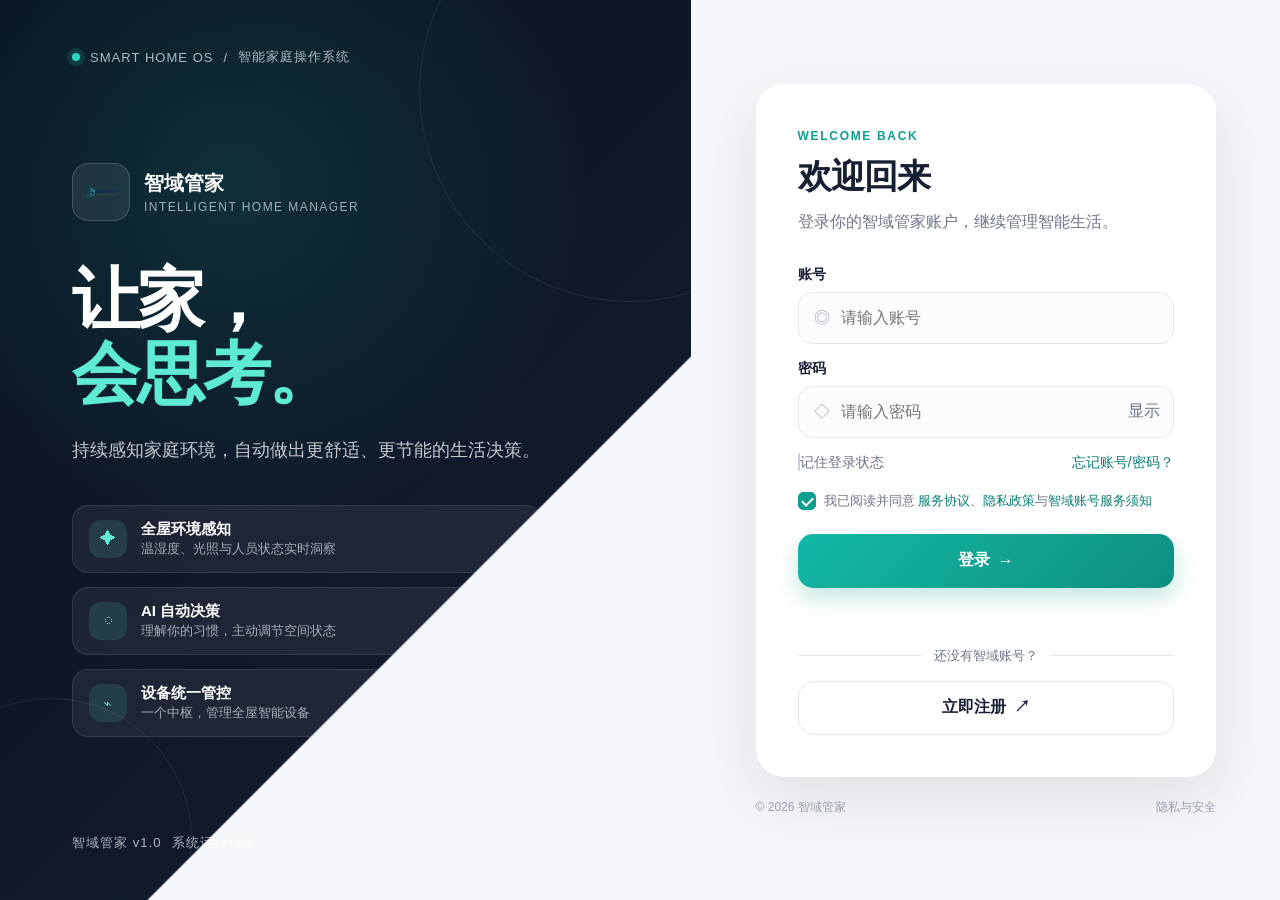
<file: html/index.html>
<!doctype html>
<html lang="zh-CN">
  <head>
    <meta charset="UTF-8" />
    <meta name="viewport" content="width=device-width, initial-scale=1.0" />
    <meta name="theme-color" content="#0b1220" />
    <title>智域管家 · 登录</title>
    <script>
      ;(function () {
        const getAccounts = () => {
          try {
            const accounts = JSON.parse(
              localStorage.getItem('zhiyuAccounts') || '[]',
            )
            return Array.isArray(accounts) ? accounts : []
          } catch (error) {
            return []
          }
        }
        document.addEventListener('DOMContentLoaded', () => {
          const form = document.getElementById('loginForm')
          const forgotLink = document.getElementById('forgotLink')
          if (forgotLink)
            forgotLink.addEventListener('click', (event) => {
              event.preventDefault()
              location.href = 'forgot.html'
            })
          form.addEventListener('submit', (event) => {
            const account = document.getElementById('account').value.trim()
            const password = document.getElementById('password').value.trim()
            const agreement = document.getElementById('agreement')
            const message = document.getElementById('formMessage')
            if (!account || !password) return
            if (!agreement.checked) return
            const matchedAccount = getAccounts().find(
              (item) => item.account === account && item.password === password,
            )
            if (!matchedAccount) {
              event.preventDefault()
              message.textContent = '账号或密码错误，请检查后重试。'
              message.className = 'form-message error'
              return
            }
            event.preventDefault()
            localStorage.setItem(
              'zhiyuCurrentUser',
              JSON.stringify({
                account: matchedAccount.account,
                loginAt: new Date().toISOString(),
              }),
            )
            location.href = 'home.html'
          })
        })
      })()
    </script>
    <link rel="stylesheet" href="../css/style.css" />
  </head>
  <body class="login-page">
    <main class="login-shell">
      <section class="brand-panel" aria-label="产品介绍">
        <div class="brand-topline">
          <span class="status-dot"></span> SMART HOME OS
          <span class="topline-separator">/</span> 智能家庭操作系统
        </div>
        <div class="brand-content">
          <div class="brand-lockup">
            <div class="brand-mark">
              <img
                src="../assets/智域管家logo/智域家庭管家_透明PNG_300dpi.png"
                alt="智域管家 Logo"
              />
            </div>
            <div>
              <strong>智域管家</strong><span>INTELLIGENT HOME MANAGER</span>
            </div>
          </div>
          <h1>让家，<br /><em>会思考。</em></h1>
          <p class="brand-description">
            持续感知家庭环境，自动做出更舒适、更节能的生活决策。
          </p>
          <div class="feature-list">
            <div class="feature-item">
              <span class="feature-icon">✦</span>
              <div>
                <strong>全屋环境感知</strong
                ><small>温湿度、光照与人员状态实时洞察</small>
              </div>
            </div>
            <div class="feature-item">
              <span class="feature-icon">◌</span>
              <div>
                <strong>AI 自动决策</strong
                ><small>理解你的习惯，主动调节空间状态</small>
              </div>
            </div>
            <div class="feature-item">
              <span class="feature-icon">⌁</span>
              <div>
                <strong>设备统一管控</strong
                ><small>一个中枢，管理全屋智能设备</small>
              </div>
            </div>
          </div>
        </div>
        <div class="brand-footer">
          <span>智域管家 v1.0</span><span>系统运行稳定</span>
        </div>
      </section>

      <section class="form-panel" aria-label="用户登录">
        <div class="form-card">
          <div class="form-heading">
            <span class="eyebrow">WELCOME BACK</span>
            <h2>欢迎回来</h2>
            <p>登录你的智域管家账户，继续管理智能生活。</p>
          </div>
          <form id="loginForm" novalidate>
            <label class="field-label" for="account">账号</label>
            <div class="field-wrap">
              <span class="field-icon">◎</span
              ><input
                id="account"
                name="account"
                type="text"
                autocomplete="username"
                placeholder="请输入账号"
              />
            </div>
            <label class="field-label" for="password">密码</label>
            <div class="field-wrap">
              <span class="field-icon">◇</span
              ><input
                id="password"
                name="password"
                type="password"
                autocomplete="current-password"
                placeholder="请输入密码"
              /><button
                class="toggle-password"
                id="togglePassword"
                type="button"
                aria-label="显示密码"
              >
                显示
              </button>
            </div>
            <div class="form-options">
              <label class="check-label"
                ><input id="remember" type="checkbox" />
                <span class="custom-check"></span>记住登录状态</label
              ><a href="forgot.html" id="forgotLink">忘记账号/密码？</a>
            </div>
            <label class="agreement"
              ><input id="agreement" type="checkbox" checked /><span
                class="custom-check"
              ></span
              ><span
                >我已阅读并同意 <a href="#">服务协议</a>、<a href="#"
                  >隐私政策</a
                >与<a href="#">智域账号服务须知</a></span
              ></label
            >
            <button class="login-button" type="submit">
              登录 <span>→</span>
            </button>
            <div
              class="form-message"
              id="formMessage"
              role="status"
              aria-live="polite"
            ></div>
          </form>
          <div class="form-divider"><span>还没有智域账号？</span></div>
          <a class="register-link" href="register.html" id="registerLink"
            >立即注册 <span>↗</span></a
          >
        </div>
        <div class="form-bottom">
          <span>© 2026 智域管家</span><span>隐私与安全</span>
        </div>
      </section>
    </main>
    <script>
      const password = document.getElementById('password')
      const togglePassword = document.getElementById('togglePassword')
      const form = document.getElementById('loginForm')
      const message = document.getElementById('formMessage')
      const agreement = document.getElementById('agreement')
      togglePassword.addEventListener('click', () => {
        const visible = password.type === 'text'
        password.type = visible ? 'password' : 'text'
        togglePassword.textContent = visible ? '显示' : '隐藏'
        togglePassword.setAttribute(
          'aria-label',
          visible ? '显示密码' : '隐藏密码',
        )
      })
      form.addEventListener('submit', (event) => {
        event.preventDefault()
        const account = document.getElementById('account').value.trim()
        const pwd = password.value.trim()
        if (!account || !pwd) {
          message.textContent = '请输入账号和密码后再登录。'
          message.className = 'form-message error'
          return
        }
        if (!agreement.checked) {
          message.textContent = '请先阅读并同意相关协议。'
          message.className = 'form-message error'
          return
        }
        message.textContent = '登录信息已提交，正在进入智域驾驶仓…'
        message.className = 'form-message success'
      })
      document
        .getElementById('forgotLink')
        .addEventListener('click', (event) => {
          event.preventDefault()
          message.textContent = '找回密码功能即将开放。'
          message.className = 'form-message info'
        })
    </script>
  </body>
</html>
</file>
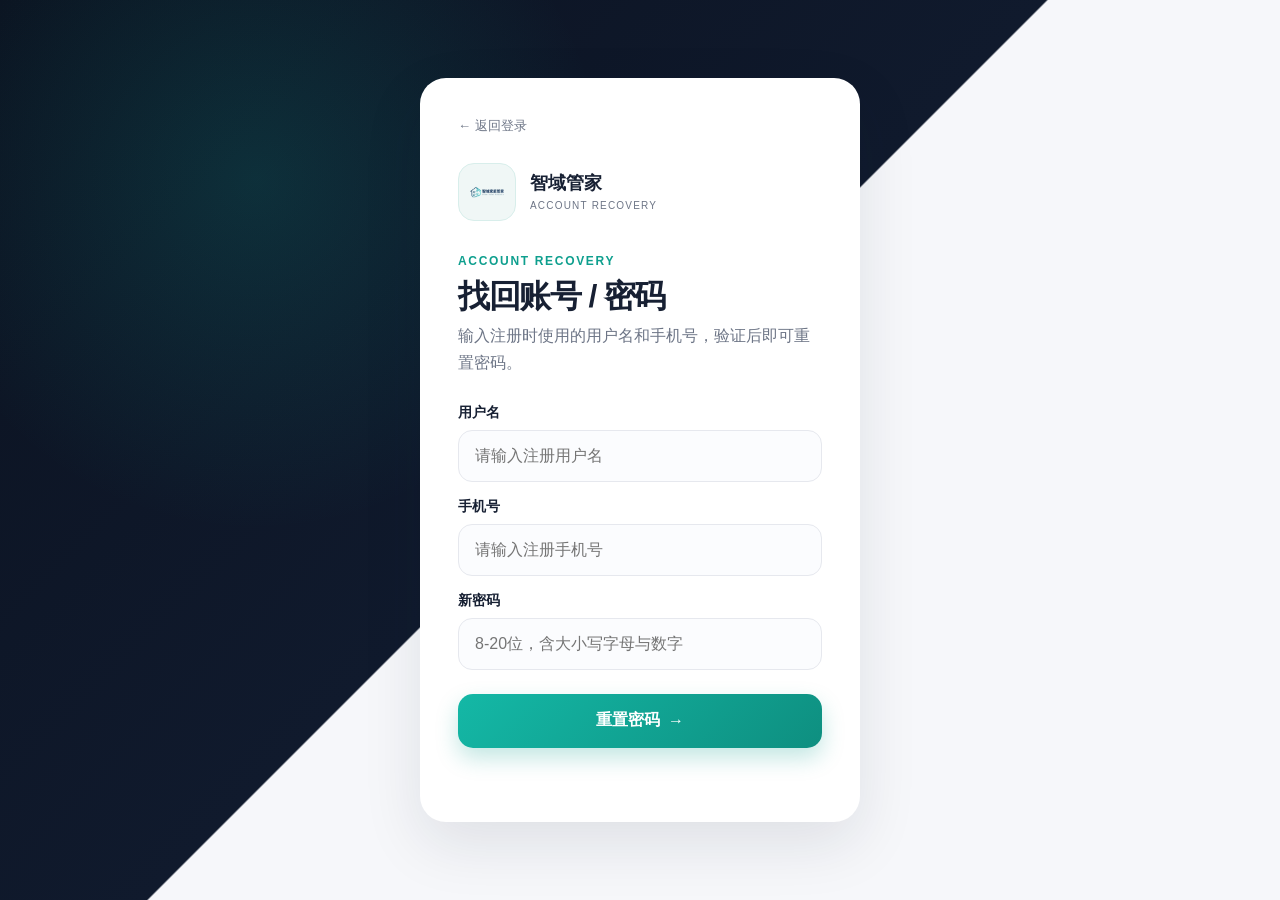
<file: html/forgot.html>
<!doctype html>
<html lang="zh-CN">
  <head>
    <meta charset="UTF-8" />
    <meta name="viewport" content="width=device-width, initial-scale=1.0" />
    <title>找回账号 / 密码 · 智域管家</title>
    <link rel="stylesheet" href="../css/style.css" />
  </head>
  <body class="login-page">
    <main class="recovery-shell">
      <section class="recovery-card">
        <a class="back-link" href="index.html">← 返回登录</a>
        <div class="brand-lockup">
          <div class="brand-mark">
            <img
              src="../assets/智域管家logo/智域家庭管家_透明PNG_300dpi.png"
              alt="智域管家 Logo"
            />
          </div>
          <div><strong>智域管家</strong><span>ACCOUNT RECOVERY</span></div>
        </div>
        <span class="eyebrow">ACCOUNT RECOVERY</span>
        <h1>找回账号 / 密码</h1>
        <p>输入注册时使用的用户名和手机号，验证后即可重置密码。</p>
        <form id="recoveryForm" novalidate>
          <label class="field-label" for="recoveryAccount">用户名</label>
          <input
            id="recoveryAccount"
            type="text"
            placeholder="请输入注册用户名"
          />
          <label class="field-label" for="recoveryPhone">手机号</label>
          <input id="recoveryPhone" type="tel" placeholder="请输入注册手机号" />
          <label class="field-label" for="newPassword">新密码</label>
          <input
            id="newPassword"
            type="password"
            placeholder="8-20位，含大小写字母与数字"
          />
          <button class="login-button" type="submit">
            重置密码 <span>→</span>
          </button>
          <div class="form-message" id="recoveryMessage" role="status"></div>
        </form>
      </section>
    </main>
    <script>
      const recoveryForm = document.getElementById('recoveryForm')
      recoveryForm.addEventListener('submit', (event) => {
        event.preventDefault()
        const account = document.getElementById('recoveryAccount').value.trim()
        const phone = document.getElementById('recoveryPhone').value.trim()
        const newPassword = document.getElementById('newPassword').value.trim()
        const message = document.getElementById('recoveryMessage')
        const accounts = JSON.parse(
          localStorage.getItem('zhiyuAccounts') || '[]',
        )
        const index = accounts.findIndex(
          (item) => item.account === account && item.phone === phone,
        )
        const validPassword =
          /^(?=.*[a-z])(?=.*[A-Z])(?=.*\d)[A-Za-z\d]{8,20}$/.test(newPassword)
        if (index < 0) {
          message.textContent = '没有找到匹配的账号或手机号。'
          message.className = 'form-message error'
          return
        }
        if (!validPassword) {
          message.textContent = '新密码不符合安全要求。'
          message.className = 'form-message error'
          return
        }
        accounts[index].password = newPassword
        localStorage.setItem('zhiyuAccounts', JSON.stringify(accounts))
        message.textContent = '密码重置成功，请返回登录。'
        message.className = 'form-message success'
      })
    </script>
  </body>
</html>
</file>
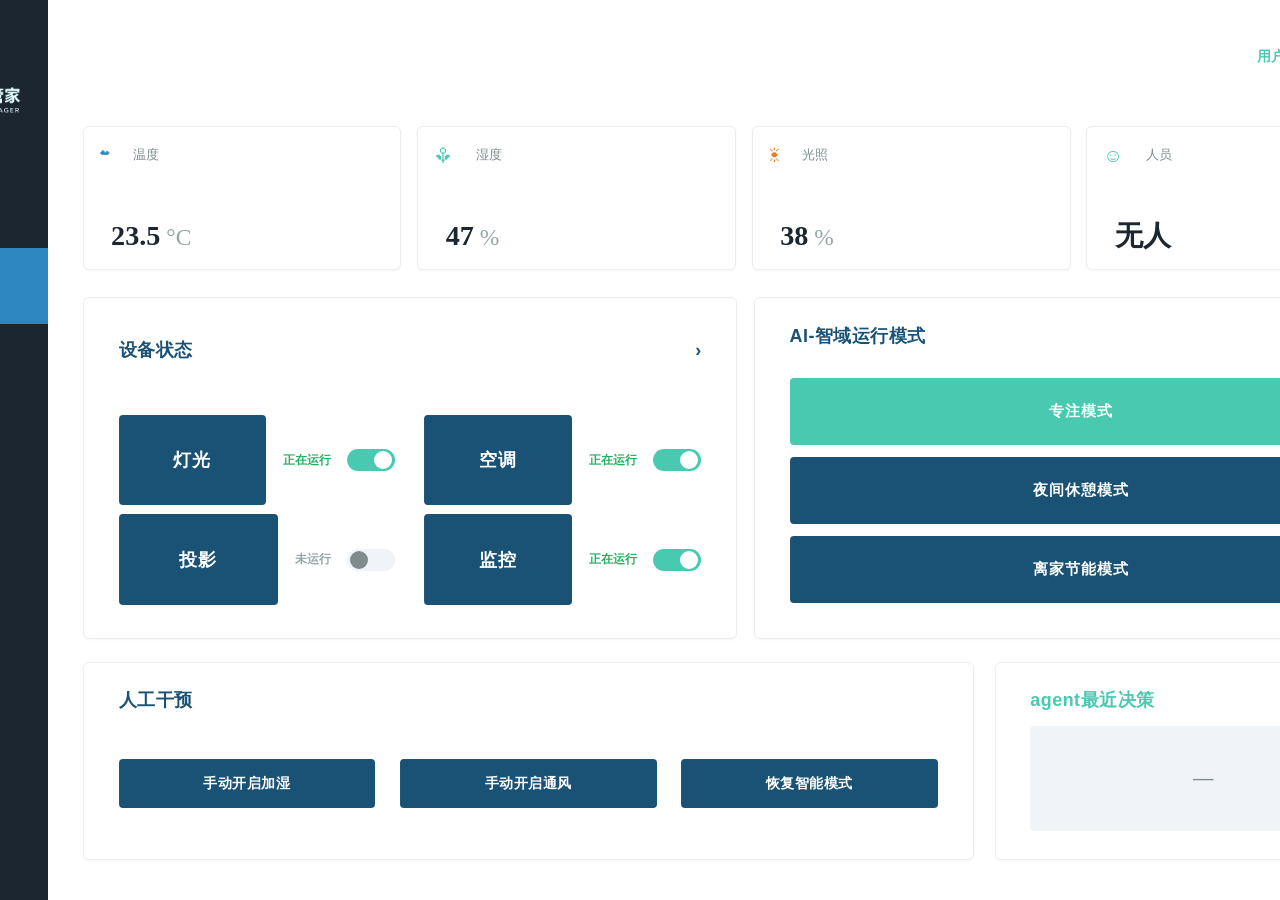
<file: html/home.html>
<!doctype html>
<html lang="zh-CN">
  <head>
    <meta charset="UTF-8" />
    <meta
      name="viewport"
      content="width=device-width, initial-scale=1.0, initial-scale=1.0, maximum-scale=1.0, minimum-scale=1.0, user-scalable=no"
    />
    <title>智域驾驶仓 · 智域管家</title>
    <link rel="stylesheet" href="../css/style.css" />
    <link rel="stylesheet" href="../css/cockpit.css" />
    <link rel="stylesheet" href="../css/modules.css" />
    <script src="../js/hardware-bridge.js"></script>
    <style>
      body.cockpit-page {
        margin: 0;
        padding: 0;
        background: #fff;
        touch-action: none;
      }
      html,
      body.cockpit-page {
        touch-action: none;
        -ms-touch-action: none;
      }

      /* 默认显示驾驶仓和日志视图 */
      #view-cockpit,
      #view-log,
      #view-datacenter {
        position: absolute;
        left: 0;
        top: 0;
        width: 100%;
        height: 100%;
        overflow: hidden;
      }
      #view-datacenter {
        display: none;
      }

      /* 数据中心视图样式 */
      .dc-back {
        position: absolute;
        left: 21.4%;
        top: 2.9%;
        width: 7.5%;
        height: 4.7%;
        display: flex;
        align-items: center;
        justify-content: center;
        color: #1a5276;
        font-weight: bold;
        cursor: pointer;
        border: 1px solid #e5e9ec;
        border-radius: 6px;
        background: #ffffff;
        box-shadow: 0 1px 2px rgba(0, 0, 0, 0.03);
        box-sizing: border-box;
        letter-spacing: 1px;
      }
      .dc-back::before {
        content: '‹';
        margin-right: 6%;
        font-size: 1.2em;
      }

      .dc-tile {
        position: absolute;
        border: 1px solid #e5e9ec;
        border-radius: 8px;
        background: #ffffff;
        box-shadow: 0 1px 3px rgba(0, 0, 0, 0.04);
        box-sizing: border-box;
        overflow: hidden;
      }
      .dc-tile-title {
        position: absolute;
        left: 0;
        top: 0;
        width: 100%;
        height: 13%;
        padding: 0 5%;
        display: flex;
        align-items: center;
        color: #1a5276;
        font-weight: bold;
        letter-spacing: 1px;
        background: linear-gradient(to right, #f4f8fb, #ffffff);
        border-bottom: 1px solid #eaf1f5;
        box-sizing: border-box;
      }
      .dc-tile-title::before {
        content: '';
        position: absolute;
        left: 0;
        top: 22%;
        height: 56%;
        width: 3px;
        background: #48c9b0;
        border-radius: 2px;
      }
      .dc-tile-body {
        position: absolute;
        left: 0;
        top: 13%;
        width: 100%;
        height: 87%;
      }

      /* 户型图样式 */
      .fp-room {
        position: absolute;
        display: flex;
        align-items: center;
        justify-content: center;
        color: #117864;
        font-weight: bold;
        letter-spacing: 1px;
        border: 1.5px solid #48c9b0;
        background: rgba(72, 201, 176, 0.1);
        box-sizing: border-box;
        border-radius: 4px;
      }

      /* 灯光控制样式 */
      .lamp-row {
        position: absolute;
        left: 6%;
        width: 88%;
        height: 18%;
        display: flex;
        align-items: center;
        justify-content: space-between;
        padding: 0 6%;
        letter-spacing: 1px;
        box-sizing: border-box;
        border-bottom: 1px solid #eaf1f5;
      }
      .lamp-row .name {
        color: #1a5276;
        font-weight: bold;
      }
      .lamp-row .pct {
        padding: 1px 8px;
        border-radius: 10px;
        background: #e8f8f5;
        color: #117864;
        border: 1px solid #a3e0d5;
        font-weight: bold;
      }
      .lamp-row.off .pct {
        background: #fdeeee;
        color: #c0392b;
        border-color: #f5b7b1;
      }

      /* 设备状态样式 */
      .dc-row {
        display: flex;
        align-items: center;
        justify-content: space-between;
        padding: 6% 6%;
        border-bottom: 1px solid #eaf1f5;
        letter-spacing: 1px;
      }
      .dc-row:last-child {
        border-bottom: 0;
      }
      .dc-row .name {
        color: #1a5276;
        font-weight: bold;
      }
      .dc-row .status {
        padding: 2px 14px;
        border-radius: 12px;
        font-weight: bold;
        letter-spacing: 1px;
      }
      .st-run {
        background: #e8f8f5;
        color: #117864;
        border: 1px solid #a3e0d5;
      }
      .st-stop {
        background: #fdeeee;
        color: #c0392b;
        border: 1px solid #f5b7b1;
      }
      .st-charge {
        background: #eaf4fc;
        color: #2e86c1;
        border: 1px solid #b6ddf5;
      }

      /* 空调样式 */
      .ac-body {
        position: absolute;
        left: 0;
        top: 13%;
        width: 100%;
        height: 87%;
        padding: 3% 6%;
        box-sizing: border-box;
        display: flex;
        flex-direction: column;
        align-items: center;
        gap: 6%;
      }
      .ac-temp-display {
        color: #7f8c8d;
        letter-spacing: 1px;
      }
      .ac-temp-bar {
        display: flex;
        align-items: center;
        gap: 4%;
      }
      .ac-temp-btn {
        width: 22px;
        height: 22px;
        border-radius: 50%;
        background: linear-gradient(135deg, #48c9b0, #2e86c1);
        color: #fff;
        font-weight: bold;
        display: flex;
        align-items: center;
        justify-content: center;
        cursor: pointer;
      }
      .ac-temp-num {
        font-weight: bold;
        color: #1a5276;
        letter-spacing: 2px;
      }
      .ac-temp-unit {
        color: #1a5276;
        font-weight: bold;
      }
      .ac-modes {
        display: flex;
        gap: 4%;
        width: 100%;
      }
      .ac-mode {
        flex: 1;
        padding: 4% 2%;
        border-radius: 8px;
        text-align: center;
        letter-spacing: 1px;
      }
      .ac-mode.on {
        background: linear-gradient(135deg, #1a5276, #2e86c1);
        color: #fff;
        font-weight: bold;
      }
      .ac-mode.off {
        background: #f4f8fb;
        color: #1a5276;
        border: 1px solid #eaf1f5;
      }
      .ac-extra {
        display: flex;
        gap: 4%;
        width: 100%;
      }

      /* 日志视图 */
      #view-log {
        display: none;
      }
      #view-cockpit .cockpit-metrics,
      #view-cockpit .panel-devices,
      #view-cockpit .panel-ai,
      #view-cockpit .panel-intervene,
      #view-cockpit .panel-agent {
        transition: opacity 0.15s;
      }
    </style>
  </head>
  <body class="cockpit-page">
    <div class="cockpit-stage" id="cockpitStage">
      <div class="cockpit-shell">
        <aside class="cockpit-sidebar">
          <div class="cockpit-brand">
            <img
              src="../assets/智域管家logo/智域家庭管家_透明PNG_300dpi.png"
              alt="智域管家 Logo"
            />
          </div>
          <nav class="cockpit-nav">
            <a
              class="active"
              id="nav-cockpit"
              href="home.html"
              aria-current="page"
              ><span class="dot">■</span
              ><span class="label">智域驾驶仓</span></a
            >
            <a id="nav-datacenter" href="device-history.html"
              ><span class="dot">●</span><span class="label">数据中心</span></a
            >
            <a id="nav-log" href="decisions.html"
              ><span class="dot">◆</span><span class="label">智域日志</span></a
            >
            <a id="nav-system" href="health.html"
              ><span class="dot">○</span><span class="label">系统状态</span></a
            >
          </nav>
          <div class="cockpit-footer">☀ 白昼 &nbsp;|&nbsp; ☽ 黑夜</div>
        </aside>

        <section class="cockpit-content">
          <div class="cockpit-topbar">
            <span class="cockpit-user" id="cockpitUser">用户名</span>
            <span class="cockpit-status" data-hardware="connection"
              >运行中</span
            >
            <span class="cockpit-clock" id="cockpitClock">14:30</span>
          </div>

          <div id="view-cockpit">
            <div class="cockpit-metrics">
              <article class="metric-card">
                <div class="metric-head">
                  <span class="metric-icon temp">☁</span
                  ><span class="metric-name">温度</span>
                </div>
                <div class="metric-value" data-hardware="temperature">
                  --<small> °C</small>
                </div>
              </article>
              <article class="metric-card">
                <div class="metric-head">
                  <span class="metric-icon humid">⚘</span
                  ><span class="metric-name">湿度</span>
                </div>
                <div class="metric-value" data-hardware="humidity">
                  --<small> %</small>
                </div>
              </article>
              <article class="metric-card">
                <div class="metric-head">
                  <span class="metric-icon light">☀</span
                  ><span class="metric-name">光照</span>
                </div>
                <div class="metric-value" data-hardware="light-level">
                  --<small> %</small>
                </div>
              </article>
              <article class="metric-card">
                <div class="metric-head">
                  <span class="metric-icon person">☺</span
                  ><span class="metric-name">人员</span>
                </div>
                <div class="metric-value" data-hardware="presence">--</div>
              </article>
            </div>

            <div class="cockpit-panel panel-devices" id="panel-devices">
              <div class="panel-head">
                <h3 class="panel-title">设备状态</h3>
                <a
                  class="arrow"
                  href="floorplan.html"
                  title="进入户型图页面"
                  aria-label="进入户型图页面"
                  >›</a
                >
              </div>
              <div class="device-grid">
                <div class="device-row">
                  <span class="device-name">灯光</span
                  ><span class="device-state">正在运行</span
                  ><span class="device-switch on"><i></i></span>
                </div>
                <div class="device-row">
                  <span class="device-name">空调</span
                  ><span class="device-state">正在运行</span
                  ><span class="device-switch on"><i></i></span>
                </div>
                <div class="device-row">
                  <span class="device-name">投影</span
                  ><span class="device-state">未运行</span
                  ><span class="device-switch"><i></i></span>
                </div>
                <div class="device-row">
                  <span class="device-name">监控</span
                  ><span class="device-state">正在运行</span
                  ><span class="device-switch on"><i></i></span>
                </div>
              </div>
            </div>

            <div class="cockpit-panel panel-ai">
              <h3 class="panel-title">AI-智域运行模式</h3>
              <div class="ai-modes">
                <button class="ai-mode active">专注模式</button>
                <button class="ai-mode">夜间休憩模式</button>
                <button class="ai-mode">离家节能模式</button>
              </div>
            </div>

            <div class="cockpit-panel panel-intervene">
              <h3 class="panel-title">人工干预</h3>
              <div class="intervention-grid">
                <button class="intervention-btn">手动开启加湿</button>
                <button class="intervention-btn">手动开启通风</button>
                <button class="intervention-btn">恢复智能模式</button>
              </div>
            </div>

            <div class="cockpit-panel panel-agent">
              <h3 class="panel-title agent">agent最近决策</h3>
              <div class="agent-decision">—</div>
            </div>
          </div>
        </section>
      </div>
    </div>

    <script>
      /* 按窗口缩放页面 */
      ;(function () {
        const stage = document.getElementById('cockpitStage')
        function fit() {
          const vw = window.innerWidth,
            vh = window.innerHeight
          const targetRatio = 7.5 / 13.333
          const viewRatio = vh / vw
          let finalW, finalH
          if (viewRatio > targetRatio) {
            finalH = vh
            finalW = vh / targetRatio
          } else {
            finalW = vw
            finalH = vw * targetRatio
          }
          const baseFont = vw / 100
          stage.style.left = '50%'
          stage.style.top = '50%'
          stage.style.width = finalW + 'px'
          stage.style.height = finalH + 'px'
          stage.style.transform = 'translate(-50%, -50%)'
          stage.style.fontSize = baseFont + 'px'

          const sels = {
            '.cockpit-footer': 0.85,
            '.cockpit-user': 1.1,
            '.cockpit-status': 0.9,
            '.cockpit-clock': 1.05,
            '.metric-icon': 1.5,
            '.metric-name': 1.0,
            '.metric-value': 2.2,
            '.panel-title': 1.4,
            '.panel-devices .arrow': 1.4,
            '.device-name': 1.4,
            '.ai-mode': 1.2,
            '.intervention-btn': 1.1,
            '.agent-decision': 1.6,

            /* 数据中心字号 */
            '.dc-back': 1.1,
            '.dc-tile-title': 1.1,
            '.fp-room': 1.6,
            '.lamp-row .name': 1.0,
            '.lamp-row .pct': 0.95,
            '.dc-row .name': 1.05,
            '.dc-row .status': 0.95,
            '.ac-temp-display': 0.95,
            '.ac-temp-num': 3.2,
            '.ac-temp-unit': 1.4,
            '.ac-mode': 0.95,
            '.ac-temp-btn': 1.4,
          }
          Object.entries(sels).forEach(([sel, mult]) => {
            stage.querySelectorAll(sel).forEach((el) => {
              el.style.fontSize = baseFont * mult + 'px'
            })
          })
        }
        fit()
        window.addEventListener('resize', fit)
      })()

      /* 登录态 */
      ;(function () {
        let name = '用户'
        try {
          const u = JSON.parse(
            localStorage.getItem('zhiyuCurrentUser') || 'null',
          )
          if (u && u.account) name = u.account
        } catch (e) {}
        const el = document.getElementById('cockpitUser')
        if (el) el.textContent = name
      })()

      /* 时钟 */
      setInterval(() => {
        const c = document.getElementById('cockpitClock')
        if (c)
          c.textContent = new Date().toLocaleTimeString('zh-CN', {
            hour: '2-digit',
            minute: '2-digit',
          })
      }, 1000)

      /* AI、设备和干预交互 */
      const DEVICE_STATE_KEY = 'zhiyuDeviceStates'
      const defaultDeviceStates = {
        light: true,
        airConditioner: true,
        projector: false,
        monitor: true,
      }
      function readDeviceStates() {
        try {
          return Object.assign(
            {},
            defaultDeviceStates,
            JSON.parse(localStorage.getItem(DEVICE_STATE_KEY) || '{}'),
          )
        } catch (e) {
          return Object.assign({}, defaultDeviceStates)
        }
      }
      function writeDeviceStates(states) {
        localStorage.setItem(DEVICE_STATE_KEY, JSON.stringify(states))
      }
      function syncHomeSwitches() {
        const hardwareState =
          window.ZhiyuHardware && window.ZhiyuHardware.getState()
        const states = hardwareState
          ? Object.fromEntries(
              Object.entries(hardwareState.devices).map(([key, device]) => [
                key,
                device.state === 'on',
              ]),
            )
          : readDeviceStates()
        document.querySelectorAll('.device-row').forEach((row, index) => {
          const key = ['light', 'airConditioner', 'projector', 'monitor'][index]
          const isRunning = Boolean(states[key])
          const sw = row.querySelector('.device-switch')
          const state = row.querySelector('.device-state')
          if (sw) sw.classList.toggle('on', isRunning)
          if (state) {
            state.textContent = isRunning ? '正在运行' : '未运行'
            state.classList.toggle('off', !isRunning)
          }
        })
      }

      document.querySelectorAll('.ai-mode').forEach((btn) => {
        btn.addEventListener('click', () => {
          document
            .querySelectorAll('.ai-mode')
            .forEach((b) => b.classList.remove('active'))
          btn.classList.add('active')
        })
      })
      document.querySelectorAll('.device-switch').forEach((sw, index) => {
        sw.addEventListener('click', (event) => {
          event.preventDefault()
          event.stopPropagation()
          const current =
            window.ZhiyuHardware && window.ZhiyuHardware.getState()
          const key = ['light', 'airConditioner', 'projector', 'monitor'][index]
          if (!key) return
          if (window.ZhiyuHardware && current && current.devices[key]) {
            window.ZhiyuHardware.setDevice(
              key,
              { state: current.devices[key].state === 'on' ? 'off' : 'on' },
              '手动',
            )
          } else {
            const states = readDeviceStates()
            states[key] = !states[key]
            writeDeviceStates(states)
          }
          syncHomeSwitches()
        })
      })
      syncHomeSwitches()
      window.addEventListener('storage', (event) => {
        if (event.key === DEVICE_STATE_KEY) syncHomeSwitches()
      })
      window.addEventListener('pageshow', syncHomeSwitches)
      document.querySelectorAll('.intervention-btn').forEach((btn) => {
        btn.addEventListener('click', () => {
          btn.classList.add('flash')
          setTimeout(() => btn.classList.remove('flash'), 600)
        })
      })

      /* 禁止浏览器缩放 */
      document.addEventListener(
        'wheel',
        function (e) {
          if (e.ctrlKey) e.preventDefault()
        },
        { passive: false },
      )
      document.addEventListener('keydown', function (e) {
        if (e.ctrlKey && /^[0+-=]$/.test(e.key)) e.preventDefault()
      })
      let pinchPrevDist = 0
      document.addEventListener(
        'touchstart',
        function (e) {
          if (e.touches.length === 2) {
            const dx = e.touches[0].clientX - e.touches[1].clientX
            const dy = e.touches[0].clientY - e.touches[1].clientY
            pinchPrevDist = Math.hypot(dx, dy)
          }
        },
        { passive: false },
      )
      document.addEventListener(
        'touchmove',
        function (e) {
          if (e.touches.length === 2) {
            e.preventDefault()
            const dx = e.touches[0].clientX - e.touches[1].clientX
            const dy = e.touches[0].clientY - e.touches[1].clientY
            pinchPrevDist = Math.hypot(dx, dy)
          }
        },
        { passive: false },
      )
    </script>
  </body>
</html>
</file>
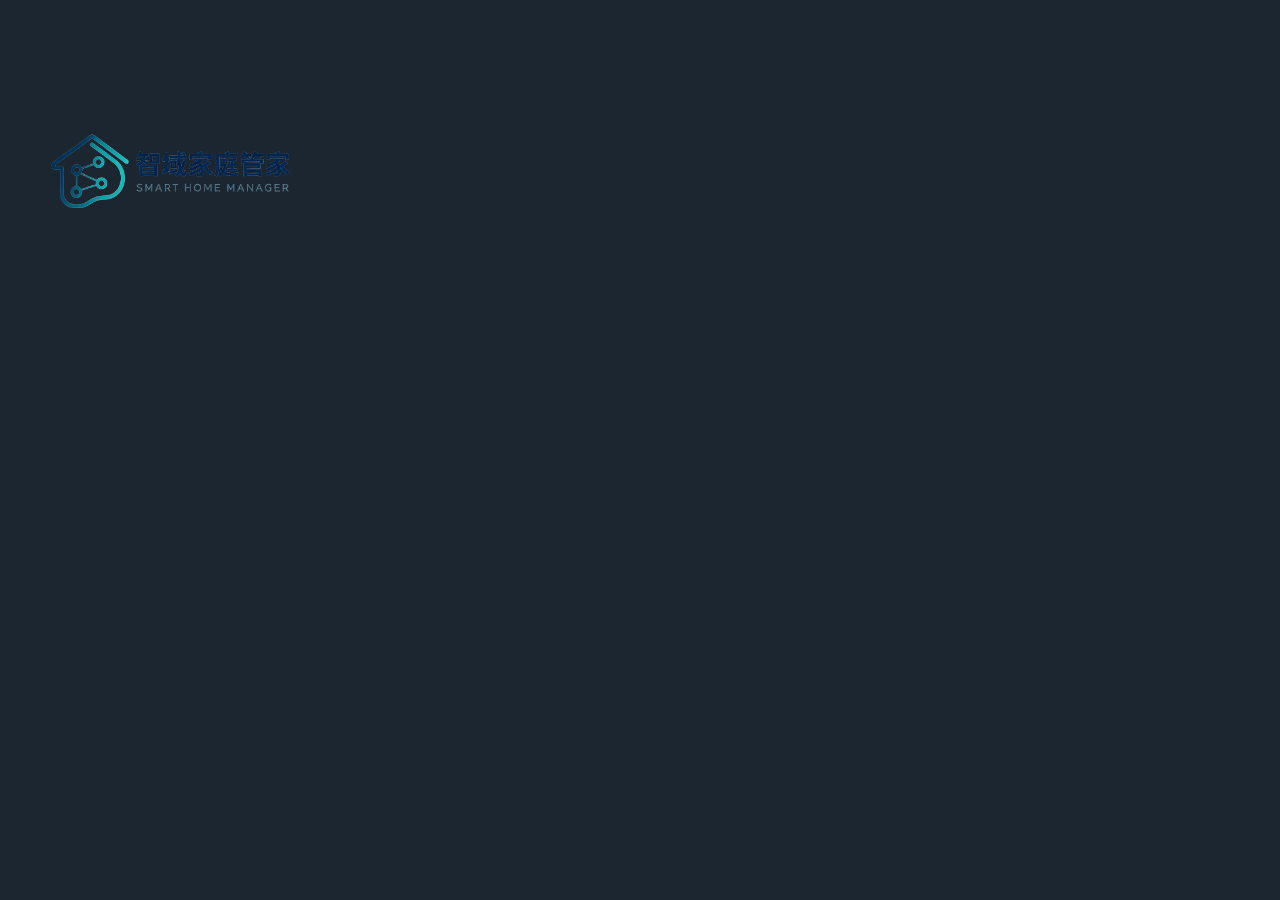
<file: html/logo-test.html>
<!doctype html>
<html>
  <head>
    <meta charset="utf-8" />
    <title>logo test</title>
    <style>
      body {
        margin: 0;
        padding: 20px;
        background: #1b2631;
      }
      img {
        display: block;
      }
    </style>
  </head>
  <body>
    <img
      id="l"
      src="../assets/智域管家logo/智域家庭管家_透明PNG_300dpi.png"
      style="max-width: 300px"
    />
    <script>
      const img = document.getElementById('l')
      img.onload = () =>
        console.log('natural:', img.naturalWidth, 'x', img.naturalHeight)
    </script>
  </body>
</html>
</file>
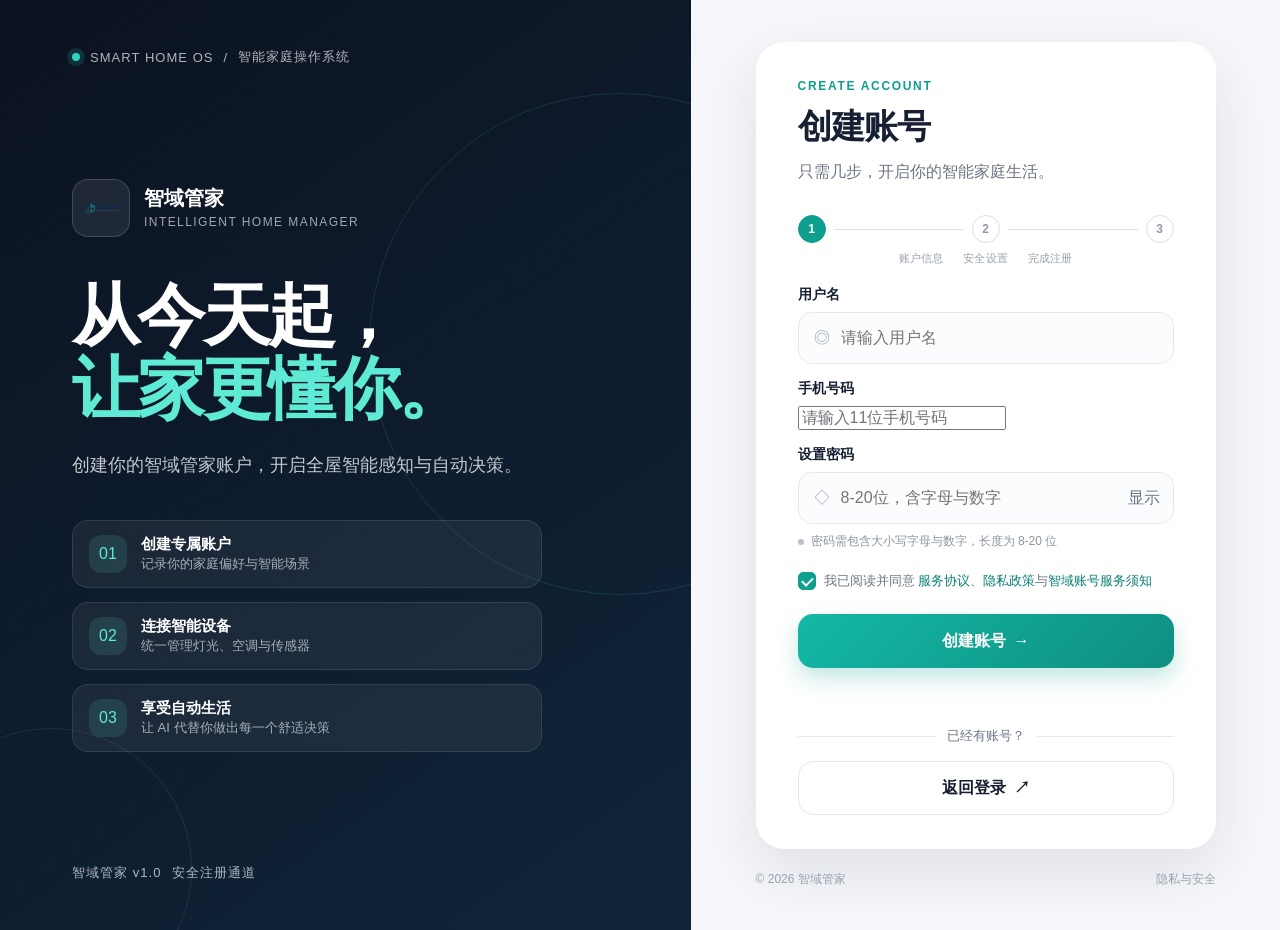
<file: html/register.html>
<!doctype html>
<html lang="zh-CN">
  <head>
    <meta charset="UTF-8" />
    <meta name="viewport" content="width=device-width, initial-scale=1.0" />
    <meta name="theme-color" content="#0b1220" />
    <title>注册 · 智域管家</title>
    <link rel="stylesheet" href="../css/style.css" />
  </head>
  <body class="login-page register-page">
    <main class="login-shell">
      <section class="brand-panel" aria-label="产品介绍">
        <div class="brand-topline">
          <span class="status-dot"></span> SMART HOME OS
          <span class="topline-separator">/</span> 智能家庭操作系统
        </div>
        <div class="brand-content">
          <div class="brand-lockup">
            <div class="brand-mark">
              <img
                src="../assets/智域管家logo/智域家庭管家_透明PNG_300dpi.png"
                alt="智域管家 Logo"
              />
            </div>
            <div>
              <strong>智域管家</strong><span>INTELLIGENT HOME MANAGER</span>
            </div>
          </div>
          <h1>从今天起，<br /><em>让家更懂你。</em></h1>
          <p class="brand-description">
            创建你的智域管家账户，开启全屋智能感知与自动决策。
          </p>
          <div class="feature-list">
            <div class="feature-item">
              <span class="feature-icon">01</span>
              <div>
                <strong>创建专属账户</strong
                ><small>记录你的家庭偏好与智能场景</small>
              </div>
            </div>
            <div class="feature-item">
              <span class="feature-icon">02</span>
              <div>
                <strong>连接智能设备</strong
                ><small>统一管理灯光、空调与传感器</small>
              </div>
            </div>
            <div class="feature-item">
              <span class="feature-icon">03</span>
              <div>
                <strong>享受自动生活</strong
                ><small>让 AI 代替你做出每一个舒适决策</small>
              </div>
            </div>
          </div>
        </div>
        <div class="brand-footer">
          <span>智域管家 v1.0</span><span>安全注册通道</span>
        </div>
      </section>

      <section class="form-panel" aria-label="注册账号">
        <div class="form-card register-card">
          <div class="form-heading">
            <span class="eyebrow">CREATE ACCOUNT</span>
            <h2>创建账号</h2>
            <p>只需几步，开启你的智能家庭生活。</p>
          </div>
          <div class="step-indicator" aria-label="注册进度">
            <span class="step active">1</span><i></i><span class="step">2</span
            ><i></i><span class="step">3</span
            ><small
              >账户信息&nbsp;&nbsp;&nbsp;&nbsp;&nbsp;&nbsp;安全设置&nbsp;&nbsp;&nbsp;&nbsp;&nbsp;&nbsp;完成注册</small
            >
          </div>
          <form id="registerForm" novalidate>
            <label class="field-label" for="registerAccount">用户名</label>
            <div class="field-wrap">
              <span class="field-icon">◎</span
              ><input
                id="registerAccount"
                name="account"
                type="text"
                autocomplete="username"
                placeholder="请输入用户名"
              />
            </div>
            <label class="field-label" for="registerPhone">手机号码</label>
            <div class="field-wrap">
              <span class="field-icon">♧</span
              ><input
                id="registerPhone"
                name="phone"
                type="tel"
                inputmode="numeric"
                autocomplete="tel"
                placeholder="请输入11位手机号码"
              />
            </div>
            <label class="field-label" for="registerPassword">设置密码</label>
            <div class="field-wrap">
              <span class="field-icon">◇</span
              ><input
                id="registerPassword"
                name="password"
                type="password"
                autocomplete="new-password"
                placeholder="8-20位，含字母与数字"
              /><button
                class="toggle-password"
                id="toggleRegisterPassword"
                type="button"
                aria-label="显示密码"
              >
                显示
              </button>
            </div>
            <div class="password-rule">
              <span class="rule-dot"></span>密码需包含大小写字母与数字，长度为
              8-20 位
            </div>
            <label class="agreement"
              ><input id="registerAgreement" type="checkbox" checked /><span
                class="custom-check"
              ></span
              ><span
                >我已阅读并同意 <a href="#">服务协议</a>、<a href="#"
                  >隐私政策</a
                >与<a href="#">智域账号服务须知</a></span
              ></label
            >
            <button class="login-button" type="submit">
              创建账号 <span>→</span>
            </button>
            <div
              class="form-message"
              id="registerMessage"
              role="status"
              aria-live="polite"
            ></div>
          </form>
          <div class="form-divider"><span>已经有账号？</span></div>
          <a class="register-link" href="index.html">返回登录 <span>↗</span></a>
        </div>
        <div class="form-bottom">
          <span>© 2026 智域管家</span><span>隐私与安全</span>
        </div>
      </section>
    </main>
    <script>
      const registerForm = document.getElementById('registerForm')
      const registerMessage = document.getElementById('registerMessage')
      const registerAgreement = document.getElementById('registerAgreement')
      const registerPassword = document.getElementById('registerPassword')
      const toggleRegisterPassword = document.getElementById(
        'toggleRegisterPassword',
      )
      toggleRegisterPassword.addEventListener('click', () => {
        const visible = registerPassword.type === 'text'
        registerPassword.type = visible ? 'password' : 'text'
        toggleRegisterPassword.textContent = visible ? '显示' : '隐藏'
        toggleRegisterPassword.setAttribute(
          'aria-label',
          visible ? '显示密码' : '隐藏密码',
        )
      })
      registerForm.addEventListener('submit', (event) => {
        event.preventDefault()
        const account = document.getElementById('registerAccount').value.trim()
        const phone = document.getElementById('registerPhone').value.trim()
        const pwd = registerPassword.value.trim()
        const passwordValid =
          /^(?=.*[a-z])(?=.*[A-Z])(?=.*\d)[A-Za-z\d]{8,20}$/.test(pwd)
        if (!account || !phone || !pwd) {
          registerMessage.textContent = '请完整填写注册信息。'
          registerMessage.className = 'form-message error'
          return
        }
        if (!/^1\d{10}$/.test(phone)) {
          registerMessage.textContent = '请输入正确的11位手机号码。'
          registerMessage.className = 'form-message error'
          return
        }
        if (!passwordValid) {
          registerMessage.textContent = '密码格式不符合安全要求。'
          registerMessage.className = 'form-message error'
          return
        }
        if (!registerAgreement.checked) {
          registerMessage.textContent = '请先阅读并同意相关协议。'
          registerMessage.className = 'form-message error'
          return
        }
        registerMessage.textContent = '注册信息校验通过，正在创建账号…'
        registerMessage.className = 'form-message success'
        const accounts = JSON.parse(
          localStorage.getItem('zhiyuAccounts') || '[]',
        )
        const existingIndex = accounts.findIndex(
          (item) => item.account === account,
        )
        const record = {
          account,
          password: pwd,
          phone,
          createdAt: new Date().toISOString(),
        }
        if (existingIndex >= 0) {
          registerMessage.textContent = '该用户名已存在，请更换用户名。'
          registerMessage.className = 'form-message error'
          return
        }
        accounts.push(record)
        localStorage.setItem('zhiyuAccounts', JSON.stringify(accounts))
        localStorage.setItem(
          'zhiyuCurrentUser',
          JSON.stringify({ account, loginAt: new Date().toISOString() }),
        )
        setTimeout(() => {
          window.location.href = 'home.html'
        }, 450)
      })
    </script>
  </body>
</html>
</file>
<file: css/style.css>
:root {
  --ink: #172033;
  --muted: #6d7586;
  --line: #e6e8ee;
  --surface: #ffffff;
  --panel: #f6f7fa;
  --accent: #0e9f8e;
  --accent-dark: #087f72;
  --accent-soft: #e7f7f4;
  --danger: #c24141;
  --shadow: 0 22px 60px rgba(17, 28, 45, 0.1);
}

* {
  box-sizing: border-box;
}
html,
body {
  margin: 0;
  min-height: 100%;
}
body {
  color: var(--ink);
  font-family: 'Microsoft YaHei', 'PingFang SC', 'Noto Sans CJK SC', sans-serif;
}
button,
input {
  font: inherit;
}
a {
  color: var(--accent-dark);
  text-decoration: none;
}
a:hover {
  text-decoration: underline;
}

.login-page {
  min-height: 100vh;
  background:
    radial-gradient(
      circle at 18% 20%,
      rgba(16, 185, 166, 0.16),
      transparent 28%
    ),
    linear-gradient(135deg, #0b1220 0%, #101a2d 48%, #f6f7fa 48.1%);
}
.login-shell {
  min-height: 100vh;
  display: grid;
  grid-template-columns: 1.08fr 0.92fr;
}

.brand-panel {
  position: relative;
  display: flex;
  flex-direction: column;
  justify-content: space-between;
  padding: 48px 72px;
  color: #fff;
  overflow: hidden;
}
.brand-panel::before,
.brand-panel::after {
  content: '';
  position: absolute;
  border-radius: 50%;
  border: 1px solid rgba(255, 255, 255, 0.08);
}
.brand-panel::before {
  width: 420px;
  height: 420px;
  right: -150px;
  top: -120px;
}
.brand-panel::after {
  width: 280px;
  height: 280px;
  left: -90px;
  bottom: -80px;
}
.brand-topline,
.brand-footer {
  position: relative;
  z-index: 1;
  display: flex;
  align-items: center;
  gap: 10px;
  color: rgba(255, 255, 255, 0.68);
  font-size: 13px;
  letter-spacing: 0.08em;
}
.status-dot {
  width: 8px;
  height: 8px;
  border-radius: 50%;
  background: #2dd4bf;
  box-shadow: 0 0 0 5px rgba(45, 212, 191, 0.15);
}
.brand-content {
  position: relative;
  z-index: 1;
  max-width: 620px;
}
.brand-lockup {
  display: flex;
  align-items: center;
  gap: 14px;
  margin-bottom: 42px;
}
.brand-mark {
  width: 58px;
  height: 58px;
  display: grid;
  place-items: center;
  border: 1px solid rgba(255, 255, 255, 0.16);
  border-radius: 16px;
  background: rgba(255, 255, 255, 0.08);
}
.brand-mark img {
  width: 42px;
  height: 42px;
  object-fit: contain;
}
.brand-lockup strong {
  display: block;
  font-size: 20px;
}
.brand-lockup span {
  color: rgba(255, 255, 255, 0.62);
  font-size: 12px;
  letter-spacing: 0.12em;
}
h1 {
  margin: 0;
  font-size: 68px;
  line-height: 1.08;
  letter-spacing: -0.04em;
}
h1 em {
  color: #5eead4;
  font-style: normal;
}
.brand-description {
  max-width: 500px;
  margin: 24px 0 38px;
  color: rgba(255, 255, 255, 0.76);
  font-size: 18px;
  line-height: 1.8;
}
.feature-list {
  display: grid;
  gap: 14px;
  max-width: 470px;
}
.feature-item {
  display: flex;
  align-items: center;
  gap: 14px;
  padding: 14px 16px;
  border: 1px solid rgba(255, 255, 255, 0.1);
  border-radius: 16px;
  background: rgba(255, 255, 255, 0.06);
}
.feature-icon {
  width: 38px;
  height: 38px;
  display: grid;
  place-items: center;
  border-radius: 12px;
  color: #5eead4;
  background: rgba(94, 234, 212, 0.12);
}
.feature-item strong {
  display: block;
  font-size: 15px;
}
.feature-item small {
  color: rgba(255, 255, 255, 0.62);
  font-size: 13px;
}

.form-panel {
  display: flex;
  flex-direction: column;
  justify-content: center;
  align-items: center;
  padding: 42px;
  background: var(--panel);
}
.form-card {
  width: min(460px, 100%);
  padding: 42px;
  border-radius: 28px;
  background: var(--surface);
  box-shadow: var(--shadow);
}
.eyebrow {
  color: var(--accent);
  font-size: 12px;
  font-weight: 700;
  letter-spacing: 0.14em;
}
.form-heading h2 {
  margin: 10px 0 8px;
  font-size: 34px;
  letter-spacing: -0.03em;
}
.form-heading p {
  margin: 0 0 30px;
  color: var(--muted);
  line-height: 1.7;
}
.field-label {
  display: block;
  margin: 16px 0 8px;
  font-size: 14px;
  font-weight: 700;
}
.field-wrap {
  position: relative;
}
.field-icon {
  position: absolute;
  left: 16px;
  top: 50%;
  transform: translateY(-50%);
  color: #9aa2b2;
}
input[type='text'],
input[type='password'] {
  width: 100%;
  height: 52px;
  padding: 0 70px 0 42px;
  border: 1px solid var(--line);
  border-radius: 14px;
  color: var(--ink);
  background: #fbfcfe;
  outline: none;
}
input:focus {
  border-color: var(--accent);
  box-shadow: 0 0 0 4px rgba(14, 159, 142, 0.1);
}
.toggle-password {
  position: absolute;
  right: 8px;
  top: 8px;
  height: 36px;
  border: 0;
  border-radius: 10px;
  color: var(--muted);
  background: transparent;
  cursor: pointer;
}
.toggle-password:hover {
  color: var(--accent-dark);
  background: var(--accent-soft);
}
.form-options,
.agreement {
  display: flex;
  align-items: center;
}
.form-options {
  justify-content: space-between;
  margin: 16px 0 18px;
  font-size: 14px;
}
.check-label,
.agreement {
  gap: 8px;
  color: var(--muted);
  cursor: pointer;
}
.agreement {
  align-items: flex-start;
  margin-bottom: 22px;
  font-size: 13px;
  line-height: 1.7;
}
.check-label input,
.agreement input {
  position: absolute;
  opacity: 0;
}
.custom-check {
  position: relative;
  flex: 0 0 18px;
  width: 18px;
  height: 18px;
  margin-top: 2px;
  border: 1px solid #c9ced8;
  border-radius: 5px;
  background: #fff;
}
input:checked + .custom-check {
  border-color: var(--accent);
  background: var(--accent);
}
input:checked + .custom-check::after {
  content: '';
  position: absolute;
  left: 5px;
  top: 2px;
  width: 5px;
  height: 9px;
  border: solid #fff;
  border-width: 0 2px 2px 0;
  transform: rotate(45deg);
}
input:focus-visible + .custom-check {
  box-shadow: 0 0 0 4px rgba(14, 159, 142, 0.12);
}
.login-button,
.register-link {
  width: 100%;
  height: 54px;
  display: flex;
  justify-content: center;
  align-items: center;
  gap: 8px;
  border-radius: 15px;
  font-size: 16px;
  font-weight: 700;
}
.login-button {
  border: 0;
  color: #fff;
  background: linear-gradient(135deg, #14b8a6, #0e8f80);
  box-shadow: 0 10px 22px rgba(14, 159, 142, 0.25);
  cursor: pointer;
}
.login-button:hover {
  transform: translateY(-1px);
}
.form-message {
  min-height: 24px;
  margin-top: 12px;
  font-size: 13px;
}
.form-message.error {
  color: var(--danger);
}
.form-message.success {
  color: var(--accent-dark);
}
.form-message.info {
  color: #315f9b;
}
.form-divider {
  position: relative;
  margin: 22px 0 16px;
  text-align: center;
}
.form-divider::before {
  content: '';
  position: absolute;
  left: 0;
  right: 0;
  top: 50%;
  border-top: 1px solid var(--line);
}
.form-divider span {
  position: relative;
  padding: 0 12px;
  color: var(--muted);
  background: #fff;
  font-size: 13px;
}
.register-link {
  border: 1px solid var(--line);
  color: var(--ink);
  background: #fff;
}
.register-link:hover {
  border-color: var(--accent);
  color: var(--accent-dark);
  text-decoration: none;
}
.form-bottom {
  width: min(460px, 100%);
  display: flex;
  justify-content: space-between;
  margin-top: 22px;
  color: #98a0af;
  font-size: 12px;
}

@media (max-width: 980px) {
  .login-page {
    background: #f6f7fa;
  }
  .login-shell {
    grid-template-columns: 1fr;
  }
  .brand-panel {
    min-height: auto;
    padding: 36px 24px;
    background: #101a2d;
  }
  h1 {
    font-size: 48px;
  }
  .feature-list {
    display: none;
  }
  .form-panel {
    padding: 24px 16px 36px;
  }
  .form-card {
    padding: 28px 22px;
  }
}

.register-page .brand-panel {
  background: linear-gradient(145deg, #0b1220 0%, #10253a 100%);
}
.register-page .brand-panel::before {
  width: 500px;
  height: 500px;
  right: -180px;
  top: 10%;
  border-color: rgba(94, 234, 212, 0.12);
}
.register-card {
  padding-top: 34px;
  padding-bottom: 34px;
}
.step-indicator {
  position: relative;
  display: grid;
  grid-template-columns: 28px 1fr 28px 1fr 28px;
  align-items: center;
  gap: 8px;
  margin: 0 0 20px;
}
.step-indicator i {
  height: 1px;
  background: #dde2e9;
}
.step {
  width: 28px;
  height: 28px;
  display: grid;
  place-items: center;
  border-radius: 50%;
  border: 1px solid #d9dee7;
  color: #929aa8;
  font-size: 12px;
  font-weight: 700;
  background: #fff;
}
.step.active {
  border-color: var(--accent);
  color: #fff;
  background: var(--accent);
}
.step-indicator small {
  grid-column: 1 / -1;
  color: #98a0af;
  font-size: 11px;
  letter-spacing: 0.02em;
  text-align: center;
}
.password-rule {
  display: flex;
  align-items: center;
  gap: 7px;
  margin-top: 9px;
  color: #8b94a3;
  font-size: 12px;
}
.rule-dot {
  width: 6px;
  height: 6px;
  border-radius: 50%;
  background: #b8c0cc;
}
.register-card .agreement {
  margin-top: 20px;
}
@media (max-width: 980px) {
  .register-card {
    padding-top: 26px;
    padding-bottom: 26px;
  }
}

.dashboard-page {
  min-height: 100vh;
  background: #f5f7fa;
}
.dashboard-shell {
  min-height: 100vh;
  display: grid;
  grid-template-columns: 250px 1fr;
}
.dashboard-sidebar {
  display: flex;
  flex-direction: column;
  padding: 28px 22px;
  color: #fff;
  background: #101a2d;
}
.dashboard-sidebar .brand-lockup {
  margin-bottom: 36px;
}
.dashboard-sidebar .brand-mark {
  width: 46px;
  height: 46px;
}
.dashboard-sidebar .brand-mark img {
  width: 34px;
  height: 34px;
}
.dashboard-sidebar .brand-lockup strong {
  display: block;
  font-size: 18px;
}
.dashboard-sidebar .brand-lockup span {
  color: rgba(255, 255, 255, 0.55);
  font-size: 10px;
  letter-spacing: 0.12em;
}
.connection {
  display: flex;
  align-items: center;
  gap: 8px;
  padding: 12px 10px;
  border-radius: 12px;
  color: rgba(255, 255, 255, 0.65);
  background: rgba(255, 255, 255, 0.06);
  font-size: 12px;
}
.connection i {
  width: 7px;
  height: 7px;
  border-radius: 50%;
  background: #2dd4bf;
}
.connection b {
  margin-left: auto;
  font-weight: 400;
}
.dashboard-nav {
  display: grid;
  gap: 8px;
  margin-top: 28px;
}
.dashboard-nav a {
  padding: 13px 12px;
  border-radius: 12px;
  color: rgba(255, 255, 255, 0.62);
  font-size: 14px;
  text-decoration: none;
}
.dashboard-nav a span {
  margin-left: 8px;
}
.dashboard-nav a.active,
.dashboard-nav a:hover {
  color: #fff;
  background: rgba(45, 212, 191, 0.13);
}
.logout-button {
  margin-top: auto;
  padding: 12px;
  border: 1px solid rgba(255, 255, 255, 0.14);
  border-radius: 12px;
  color: rgba(255, 255, 255, 0.75);
  background: transparent;
  cursor: pointer;
}
.logout-button:hover {
  border-color: #5eead4;
  color: #5eead4;
}
.dashboard-content {
  padding: 48px 6vw;
  overflow: hidden;
}
.dashboard-topbar {
  display: flex;
  justify-content: space-between;
  align-items: flex-start;
}
.dashboard-topbar h1 {
  margin: 10px 0 6px;
  color: var(--ink);
  font-size: 34px;
  letter-spacing: -0.03em;
}
.dashboard-topbar p {
  margin: 0;
  color: var(--muted);
}
.top-avatar {
  display: grid;
  place-items: center;
  width: 42px;
  height: 42px;
  border-radius: 50%;
  color: #fff;
  background: var(--accent);
  font-weight: 700;
}
.dashboard-hero {
  display: flex;
  justify-content: space-between;
  min-height: 250px;
  margin-top: 34px;
  padding: 32px 40px;
  border-radius: 24px;
  color: #fff;
  background: linear-gradient(135deg, #13243a, #0c1729);
  overflow: hidden;
}
.dashboard-hero h2 {
  margin: 18px 0 10px;
  font-size: 38px;
  line-height: 1.15;
}
.dashboard-hero h2 em {
  color: #5eead4;
  font-style: normal;
}
.dashboard-hero p {
  max-width: 390px;
  color: rgba(255, 255, 255, 0.7);
  line-height: 1.7;
}
.pill {
  display: inline-flex;
  padding: 6px 10px;
  border-radius: 20px;
  font-size: 12px;
}
.pill.green {
  color: #5eead4;
  background: rgba(45, 212, 191, 0.13);
}
.hero-meta {
  display: flex;
  gap: 14px;
  margin-top: 26px;
  color: rgba(255, 255, 255, 0.55);
  font-size: 12px;
}
.divider {
  width: 1px;
  background: rgba(255, 255, 255, 0.25);
}
.hero-orb {
  position: relative;
  width: 210px;
  margin-right: 30px;
}
.orb-ring {
  position: absolute;
  border: 1px solid rgba(94, 234, 212, 0.24);
  border-radius: 50%;
}
.ring-a {
  width: 200px;
  height: 200px;
  top: 0;
}
.ring-b {
  width: 140px;
  height: 140px;
  top: 30px;
  left: 30px;
  border-color: rgba(94, 234, 212, 0.42);
}
.orb-core {
  position: absolute;
  top: 66px;
  left: 66px;
  display: grid;
  place-items: center;
  width: 68px;
  height: 68px;
  border-radius: 50%;
  color: #fff;
  background: #0e9f8e;
  box-shadow: 0 0 40px rgba(45, 212, 191, 0.35);
}
.orb-core span {
  font-weight: 700;
}
.orb-core small {
  font-size: 7px;
  letter-spacing: 0.12em;
}
.dashboard-metrics,
.dashboard-devices {
  display: grid;
  grid-template-columns: repeat(4, 1fr);
  gap: 16px;
  margin-top: 20px;
}
.dashboard-metrics article {
  padding: 20px;
  border: 1px solid #e7eaf0;
  border-radius: 18px;
  background: #fff;
}
.dashboard-metrics article > span {
  color: var(--muted);
  font-size: 13px;
}
.dashboard-metrics strong {
  display: block;
  margin: 12px 0 8px;
  font-size: 30px;
}
.dashboard-metrics strong small {
  margin-left: 4px;
  color: var(--muted);
  font-size: 14px;
  font-weight: 400;
}
.dashboard-metrics b {
  color: var(--accent-dark);
  font-size: 12px;
}
.dashboard-metrics b i {
  color: #9aa2b2;
  font-style: normal;
  font-weight: 400;
}
.dashboard-section-title {
  display: flex;
  justify-content: space-between;
  align-items: end;
  margin-top: 34px;
}
.dashboard-section-title h2 {
  margin: 0 0 4px;
  font-size: 20px;
}
.dashboard-section-title p {
  margin: 0;
  color: var(--muted);
  font-size: 13px;
}
.dashboard-status {
  color: var(--accent-dark);
  font-size: 13px;
}
.dashboard-devices button {
  position: relative;
  min-height: 120px;
  padding: 18px;
  border: 1px solid #e7eaf0;
  border-radius: 18px;
  text-align: left;
  background: #fff;
  cursor: pointer;
}
.dashboard-devices button:hover {
  border-color: var(--accent);
  transform: translateY(-2px);
}
.dashboard-devices button > span {
  display: block;
  margin-bottom: 10px;
  color: var(--accent);
  font-size: 22px;
}
.dashboard-devices strong,
.dashboard-devices small {
  display: block;
}
.dashboard-devices small {
  margin-top: 8px;
  color: var(--muted);
  font-size: 12px;
}
.device-toggle {
  position: absolute;
  top: 20px;
  right: 18px;
  width: 26px;
  height: 15px;
  border-radius: 20px;
  background: #d8dde5;
}
.device-toggle::after {
  content: '';
  position: absolute;
  top: 3px;
  left: 3px;
  width: 9px;
  height: 9px;
  border-radius: 50%;
  background: #fff;
}
.device-toggle.on {
  background: var(--accent);
}
.device-toggle.on::after {
  left: 14px;
}
.dashboard-log-item {
  display: flex;
  align-items: center;
  gap: 14px;
  margin-top: 12px;
  padding: 16px;
  border-bottom: 1px solid #e7eaf0;
  background: #fff;
}
.dashboard-log-item > b {
  display: grid;
  place-items: center;
  width: 32px;
  height: 32px;
  border-radius: 10px;
  color: var(--accent);
  background: var(--accent-soft);
}
.dashboard-log-item p {
  margin: 5px 0 0;
  color: var(--muted);
  font-size: 12px;
}
.dashboard-log-item time {
  margin-left: auto;
  color: #9aa2b2;
  font-size: 12px;
}
@media (max-width: 980px) {
  .dashboard-shell {
    grid-template-columns: 1fr;
  }
  .dashboard-sidebar {
    padding: 18px 20px;
  }
  .dashboard-nav {
    display: flex;
    overflow: auto;
    margin-top: 18px;
  }
  .dashboard-nav a {
    white-space: nowrap;
  }
  .logout-button {
    margin-top: 18px;
  }
  .dashboard-content {
    padding: 28px 20px;
  }
  .dashboard-hero {
    padding: 26px;
  }
  .hero-orb {
    display: none;
  }
  .dashboard-metrics,
  .dashboard-devices {
    grid-template-columns: repeat(2, 1fr);
  }
}
@media (max-width: 560px) {
  .dashboard-metrics,
  .dashboard-devices {
    grid-template-columns: 1fr;
  }
  .dashboard-topbar h1 {
    font-size: 28px;
  }
  .dashboard-hero h2 {
    font-size: 30px;
  }
}

.recovery-shell {
  min-height: 100vh;
  display: grid;
  place-items: center;
  padding: 24px;
  background:
    radial-gradient(
      circle at 20% 20%,
      rgba(16, 185, 166, 0.16),
      transparent 28%
    ),
    linear-gradient(135deg, #0b1220 0%, #101a2d 48%, #f6f7fa 48.1%);
}
.recovery-card {
  width: min(440px, 100%);
  padding: 38px;
  border-radius: 26px;
  background: #fff;
  box-shadow: var(--shadow);
}
.recovery-card .back-link {
  display: inline-block;
  margin-bottom: 28px;
  color: var(--muted);
  font-size: 13px;
}
.recovery-card .brand-lockup {
  margin-bottom: 30px;
}
.recovery-card .brand-lockup strong {
  display: block;
  color: var(--ink);
  font-size: 18px;
}
.recovery-card .brand-lockup span {
  color: var(--muted);
  font-size: 10px;
  letter-spacing: 0.12em;
}
.recovery-card .brand-mark {
  background: #f0f7f6;
  border-color: #d8eeeb;
}
.recovery-card h1 {
  margin: 10px 0 8px;
  color: var(--ink);
  font-size: 32px;
}
.recovery-card > p {
  margin: 0 0 28px;
  color: var(--muted);
  line-height: 1.7;
}
.recovery-card input[type='text'],
.recovery-card input[type='tel'],
.recovery-card input[type='password'] {
  display: block;
  width: 100%;
  height: 52px;
  padding: 0 16px;
  margin-bottom: 4px;
  border: 1px solid var(--line);
  border-radius: 14px;
  color: var(--ink);
  background: #fbfcfe;
  outline: none;
}
.recovery-card .login-button {
  margin-top: 24px;
}
</file>
<file: css/cockpit.css>
/* 页面基础 */
* { box-sizing: border-box; }

.cockpit-page {
  margin: 0;
  padding: 0;
  background: #ffffff;
  overflow: hidden;
  width: 100vw;
  height: 100vh;
  font-family: "Microsoft YaHei", "Noto Sans SC", Arial, sans-serif;
}

.cockpit-stage {
  position: fixed;
  left: 50%;
  top: 50%;
  background: #ffffff;
  transform-origin: center center;
  overflow: hidden;
}

.cockpit-shell {
  position: absolute;
  left: 0;
  top: 0;
  width: 100%;
  height: 100%;
  background: #ffffff;
}

/* 侧栏 */
.cockpit-sidebar {
  position: absolute;
  left: 0;
  top: 0;
  width: 13%;
  height: 100%;
  background: #1B2631;
  overflow: hidden;
}

/* 品牌 */
.cockpit-brand {
  position: absolute;
  left: 0;
  top: 0;
  width: 100%;
  height: 22%;
  padding: 2%;
  background: transparent;
  display: flex;
  align-items: center;
  justify-content: center;
  overflow: hidden;
}
.cockpit-brand img {
  height: 100% !important;
  width: auto !important;
  max-width: 100% !important;
  max-height: 100% !important;
  object-fit: contain !important;
  display: block !important;

  filter: brightness(0) invert(1) sepia(1) saturate(3) hue-rotate(150deg);
}

/* 导航 */
.cockpit-nav {
  position: absolute;
  left: 0;
  top: 24%;
  width: 100%;
  height: 60%;
}
.cockpit-nav a {
  position: absolute !important;
  left: 0 !important;
  width: 100% !important;
  height: 14% !important;
  display: block;
  color: #B0BEC5;
  text-decoration: none;
  background: transparent;
}
.cockpit-nav a .dot {
  position: absolute !important;
  left: 16% !important;
  top: 50% !important;
  transform: translateY(-50%) !important;
  width: 10% !important;
  text-align: center !important;
  color: #7F8C8D;
  line-height: 1 !important;
  font-size: 1em !important;
}
.cockpit-nav a .label {
  position: absolute !important;
  left: 28% !important;
  top: 50% !important;
  transform: translateY(-50%) !important;
  white-space: nowrap !important;
  font-size: 1em !important;
  line-height: 1 !important;
}
.cockpit-nav a.active {
  background: #2E86C1;
  color: #ffffff;
}
.cockpit-nav a.active::before {
  content: "";
  position: absolute;
  left: 0;
  top: 0;
  width: 6%;
  height: 100%;
  background: #48C9B0;
}
.cockpit-nav a.active .dot { color: #ffffff; }
.cockpit-nav a:hover {
  background: rgba(46, 134, 193, 0.35);
  color: #ffffff;
}
/* 菜单位置 */
.cockpit-nav a:nth-child(1) { top: 6% !important; }
.cockpit-nav a:nth-child(2) { top: 28% !important; }
.cockpit-nav a:nth-child(3) { top: 50% !important; }
.cockpit-nav a:nth-child(4) { top: 72% !important; }

.cockpit-footer {
  position: absolute;
  left: 8%;
  bottom: 3%;
  color: #48C9B0;
  letter-spacing: 1.2px;
  white-space: nowrap;
}

/* 主内容 */
.cockpit-content {
  position: absolute;
  left: 13%;
  top: 0;
  width: 87%;
  height: 100%;
  background: #ffffff;
  overflow: hidden;
}

/* 状态栏 */
.cockpit-topbar {
  position: absolute;
  right: 3%;
  top: 5%;
  display: flex;
  align-items: center;
  gap: 5%;
  white-space: nowrap;
}
.cockpit-user {
  color: #48C9B0;
  font-weight: bold;
}
.cockpit-status {
  color: #ffffff;
  background: #48C9B0;
  font-weight: bold;
  padding: 4px 14px;
  border-radius: 3px;
  display: inline-flex;
  align-items: center;
  gap: 8px;
}
.cockpit-status::before {
  content: "";
  width: 8px;
  height: 8px;
  border-radius: 50%;
  background: #92D050;
  flex-shrink: 0;
}
.cockpit-clock {
  color: #7F8C8D;
}

/* 指标 */
.cockpit-metrics {
  position: absolute;
  left: 2.5%;
  top: 14%;
  width: 95%;
  height: 16%;
  display: grid;
  grid-template-columns: repeat(4, 1fr);
  gap: 1.2%;
}
.metric-card {
  background: #ffffff;
  border: 1px solid #EAEEF1;
  border-radius: 6px;
  padding: 6% 5%;
  display: flex;
  flex-direction: column;
  justify-content: space-between;
  box-shadow: 0 1px 3px rgba(27, 38, 49, 0.04);
}
.metric-head {
  display: flex;
  align-items: center;
  gap: 8%;
}
.metric-icon {
  line-height: 1;
}
.metric-icon.temp   { color: #2E86C1; }
.metric-icon.humid  { color: #48C9B0; }
.metric-icon.light  { color: #E67E22; }
.metric-icon.person { color: #48C9B0; }
.metric-name {
  color: #7F8C8D;
}
.metric-value {
  color: #1B2631;
  font-weight: bold;
  line-height: 1;
  font-family: "Microsoft YaHei", serif;
  text-align: left;
  padding-left: 4%;
}
.metric-value small {
  color: #95A5A6;
  font-weight: normal;
}

/* 面板 */
.cockpit-panel {
  position: absolute;
  background: #ffffff;
  border: 1px solid #EAEEF1;
  border-radius: 6px;
  padding: 2% 2.5%;
  display: flex;
  flex-direction: column;
  box-shadow: 0 1px 3px rgba(27, 38, 49, 0.04);
}
.panel-title {
  color: #1A5276;
  font-weight: bold;
  margin: 0;
  line-height: 1.2;
  letter-spacing: 0.5px;
}
.panel-title.agent { color: #48C9B0; }

/* 设备状态 */
.panel-devices {
  left: 2.5%;
  top: 33%;
  width: 47%;
  height: 38%;
  padding-top: 3%;
}
.panel-devices .panel-head {
  display: flex;
  justify-content: space-between;
  align-items: center;
  margin-bottom: 4%;
}
.panel-devices .arrow {
  color: #1A5276;
  font-weight: bold;
  font-size: 1.4em;
  line-height: 1;
  text-decoration: none;
  cursor: pointer;
}

/* 运行模式 */
.panel-ai {
  left: 50.7%;
  top: 33%;
  width: 47%;
  height: 38%;
}
.ai-modes {
  flex: 1;
  display: flex;
  flex-direction: column;
  justify-content: center;
  gap: 5%;
  margin-top: 4%;
}
.ai-mode {
  width: 100%;
  flex: 1;
  max-height: 28%;
  min-height: 38px;
  border-radius: 4px;
  color: #ffffff;
  font-weight: bold;
  border: 0;
  cursor: pointer;
  background: #1A5276;
  letter-spacing: 1px;
  transition: background 0.2s;
  white-space: nowrap;
}
.ai-mode:hover { background: #2874a6; }
.ai-mode.active { background: #48C9B0; }
.ai-mode.active:hover { background: #3ab09a; }

/* 设备网格 */
.device-grid {
  flex: 1;
  display: grid;
  grid-template-columns: repeat(2, 1fr);
  align-content: center;
  gap: 10% 5%;
  margin-top: 4%;
  padding: 2% 0;
}
.device-row {
  display: flex;
  align-items: center;
  justify-content: space-between;
  gap: 6%;
  min-height: 48px;
}
.device-state {
  color: #27AE60;
  font-size: 0.9em;
  font-weight: bold;
  white-space: nowrap;
}
.device-state.off {
  color: #95A5A6;
}
.device-name {
  background: #1A5276;
  color: #ffffff;
  font-weight: bold;
  padding: 12% 0;
  border-radius: 4px;
  flex: 1;
  text-align: center;
  letter-spacing: 1px;
  white-space: nowrap;
}
.device-switch {
  width: 48px;
  height: 22px;
  border-radius: 11px;
  background: #F0F4F8;
  position: relative;
  flex-shrink: 0;
  transition: background 0.2s;
  cursor: pointer;
}
.device-switch i {
  position: absolute;
  width: 18px;
  height: 18px;
  border-radius: 50%;
  background: #7F8C8D;
  top: 2px;
  left: 3px;
  transition: all 0.2s;
}
.device-switch.on { background: #48C9B0; }
.device-switch.on i { background: #ffffff; left: auto; right: 3px; }

/* 人工操作 */
.panel-intervene {
  left: 2.5%;
  top: 73.5%;
  width: 64%;
  height: 22%;
}
.intervention-grid {
  flex: 1;
  display: grid;
  grid-template-columns: repeat(3, 1fr);
  gap: 3%;
  align-content: center;
  margin-top: 3%;
}
.intervention-btn {
  background: #1A5276;
  color: #ffffff;
  font-weight: bold;
  padding: 6% 2%;
  border-radius: 4px;
  border: 0;
  cursor: pointer;
  letter-spacing: 0.5px;
  transition: background 0.2s, transform 0.15s;
  white-space: nowrap;
  min-height: 40px;
}
.intervention-btn:hover { background: #2E86C1; }
.intervention-btn:active { transform: scale(0.98); }
.intervention-btn.flash { background: #48C9B0; }

/* 最近决策 */
.panel-agent {
  left: 68%;
  top: 73.5%;
  width: 30%;
  height: 22%;
}
.agent-decision {
  flex: 1;
  background: #F0F4F8;
  border-radius: 4px;
  display: flex;
  align-items: center;
  justify-content: center;
  color: #7F8C8D;
  margin-top: 4%;
}
</file>
<file: css/modules.css>
/* 页面容器 */
.page-padding {
  position: absolute;
  left: 2.5%;
  top: 10%;
  width: 95%;
  height: 86%;
  overflow: hidden;
}
.page-title {
  position: absolute;
  left: 0;
  top: 0;
  width: 100%;
  height: 8%;
  display: flex;
  align-items: center;
  font-weight: bold;
  color: #1a5276;
  letter-spacing: 1px;
}
.page-title .accent {
  width: 0.5%;
  height: 70%;
  background: #2e86c1;
  margin-right: 2%;
  border-radius: 2px;
}
.page-subtitle {
  position: absolute;
  display: flex;
  align-items: center;
  font-weight: bold;
  color: #1a5276;
  letter-spacing: 1px;
}

/* 通用卡片 */
.module-card {
  position: absolute;
  background: #ffffff;
  border: 1px solid #e5e9ec;
  border-radius: 8px;
  box-shadow: 0 1px 3px rgba(0, 0, 0, 0.04);
  box-sizing: border-box;
  overflow: hidden;
}
.module-card-title {
  position: absolute;
  left: 0;
  top: 0;
  width: 100%;
  height: 12%;
  display: flex;
  align-items: center;
  padding: 0 3%;
  background: linear-gradient(to right, #f4f8fb, #ffffff);
  border-bottom: 1px solid #eaf1f5;
  font-weight: bold;
  color: #1a5276;
  box-sizing: border-box;
  letter-spacing: 1px;
}
.module-card-title::before {
  content: '';
  position: absolute;
  left: 0;
  top: 18%;
  height: 64%;
  width: 4px;
  background: #48c9b0;
  border-radius: 2px;
}

/* 设备历史 */
.history-trend-card {
  position: absolute;
  height: 32%;
  border: 1px solid #e5e9ec;
  border-radius: 8px;
  background: #ffffff;
  box-shadow: 0 1px 3px rgba(0, 0, 0, 0.04);
  box-sizing: border-box;
  overflow: hidden;
}
.history-trend-card .title {
  position: absolute;
  left: 0;
  top: 0;
  width: 100%;
  height: 16%;
  padding: 0 3%;
  display: flex;
  align-items: center;
  color: #1a5276;
  font-weight: bold;
  letter-spacing: 1px;
  background: linear-gradient(to right, #f4f8fb, #ffffff);
  border-bottom: 1px solid #eaf1f5;
}
.history-trend-card .body {
  position: absolute;
  left: 0;
  top: 16%;
  width: 100%;
  height: 84%;
}

.history-table {
  position: absolute;
  left: 0;
  top: 35%;
  width: 100%;
  height: 60%;
  background: #ffffff;
  border: 1px solid #e5e9ec;
  border-radius: 8px;
  box-sizing: border-box;
  overflow: hidden;
  box-shadow: 0 1px 3px rgba(0, 0, 0, 0.04);
}
.history-table-header {
  position: absolute;
  left: 0;
  top: 0;
  width: 100%;
  height: 11%;
  background: #1a5276;
  color: #ffffff;
  display: flex;
  align-items: center;
  font-weight: bold;
  letter-spacing: 1px;
}
.history-table-header span,
.history-table-row span {
  display: flex;
  align-items: center;
  padding: 0 2%;
  box-sizing: border-box;
}
.history-table-body {
  position: absolute;
  left: 0;
  top: 11%;
  width: 100%;
  height: 89%;
}
.history-table-row {
  position: absolute;
  left: 0;
  width: 100%;
  height: 11.1%;
  display: flex;
  align-items: center;
  border-bottom: 1px solid #eaf1f5;
  letter-spacing: 1px;
}
.history-table-row:nth-child(even) {
  background: #fbfcfd;
}
.history-table-row:nth-child(odd) {
  background: #ffffff;
}
.col-h-time {
  width: 16%;
  color: #7f8c8d;
}
.col-h-device {
  width: 18%;
  color: #1a5276;
  font-weight: bold;
}
.col-h-dec {
  width: 16%;
}
.col-h-op {
  width: 16%;
}
.col-h-reason {
  width: 34%;
  color: #34495e;
}

/* 表格徽章 */
.badge {
  display: inline-block;
  padding: 2px 10px;
  border-radius: 10px;
  font-weight: bold;
  letter-spacing: 1px;
}
.badge-ai {
  background: #eaf4fc;
  color: #2e86c1;
  border: 1px solid #b6ddf5;
}
.badge-man {
  background: #f4ecf7;
  color: #8e44ad;
  border: 1px solid #d7bde2;
}
.badge-on {
  background: #e8f8f5;
  color: #117864;
  border: 1px solid #a3e0d5;
}
.badge-off {
  background: #fdeeee;
  color: #c0392b;
  border: 1px solid #f5b7b1;
}

/* AI决策 */
.dec-left {
  position: absolute;
  left: 0;
  top: 9%;
  width: 22%;
  height: 88%;
  background: #ffffff;
  border: 1px solid #e5e9ec;
  border-radius: 8px;
  box-sizing: border-box;
  box-shadow: 0 1px 3px rgba(0, 0, 0, 0.04);
}
.dec-left-title {
  position: absolute;
  left: 0;
  top: 0;
  width: 100%;
  height: 12%;
  display: flex;
  align-items: center;
  padding: 0 6%;
  font-weight: bold;
  color: #1a5276;
  background: linear-gradient(to right, #f4f8fb, #ffffff);
  border-bottom: 1px solid #eaf1f5;
  letter-spacing: 1px;
  box-sizing: border-box;
}
.dec-left-list {
  position: absolute;
  left: 0;
  top: 14%;
  width: 100%;
  height: 84%;
  display: flex;
  flex-direction: column;
}
.dec-mode-item {
  flex: 1;
  padding: 4% 6%;
  display: flex;
  align-items: center;
  border-bottom: 1px solid #eaf1f5;
  color: #1a5276;
  letter-spacing: 1px;
  cursor: pointer;
  position: relative;
}
.dec-mode-item:last-child {
  border-bottom: 0;
}
.dec-mode-item .dot {
  width: 8%;
  height: 30%;
  border-radius: 4px;
  background: #2e86c1;
  margin-right: 6%;
}
.dec-mode-item .dot.focus {
  background: #16a085;
}
.dec-mode-item .dot.night {
  background: #5b2c6f;
}
.dec-mode-item .dot.away {
  background: #e67e22;
}

.dec-mid {
  position: absolute;
  left: 24%;
  top: 9%;
  width: 48%;
  height: 88%;
}
.dec-stats {
  position: absolute;
  left: 0;
  top: 0;
  width: 100%;
  height: 18%;
  display: flex;
  gap: 2%;
}
.dec-stat-card {
  flex: 1;
  border-radius: 8px;
  background: #ffffff;
  border: 1px solid #e5e9ec;
  padding: 4% 5%;
  display: flex;
  flex-direction: column;
  justify-content: center;
  position: relative;
  box-sizing: border-box;
  box-shadow: 0 1px 3px rgba(0, 0, 0, 0.04);
}
.dec-stat-card .label {
  color: #7f8c8d;
  letter-spacing: 1px;
}
.dec-stat-card .value {
  font-weight: bold;
  color: #1a5276;
}
.dec-stat-card .unit {
  color: #7f8c8d;
  font-weight: normal;
}
.dec-stat-card.blue {
  background: linear-gradient(135deg, #eaf4fc, #ffffff);
  border-color: #b6ddf5;
}
.dec-stat-card.green {
  background: linear-gradient(135deg, #e8f8f5, #ffffff);
  border-color: #a3e0d5;
}
.dec-stat-card.orange {
  background: linear-gradient(135deg, #fdf2e9, #ffffff);
  border-color: #f5c99b;
}

.dec-timeline {
  position: absolute;
  left: 0;
  top: 21%;
  width: 100%;
  height: 76%;
  border: 1px solid #e5e9ec;
  border-radius: 8px;
  background: #ffffff;
  box-sizing: border-box;
  overflow: hidden;
  box-shadow: 0 1px 3px rgba(0, 0, 0, 0.04);
}
.dec-timeline-title {
  position: absolute;
  left: 0;
  top: 0;
  width: 100%;
  height: 11%;
  display: flex;
  align-items: center;
  padding: 0 4%;
  font-weight: bold;
  color: #1a5276;
  background: linear-gradient(to right, #f4f8fb, #ffffff);
  border-bottom: 1px solid #eaf1f5;
  letter-spacing: 1px;
  box-sizing: border-box;
}
.dec-timeline-body {
  position: absolute;
  left: 0;
  top: 11%;
  width: 100%;
  height: 89%;
  padding: 3% 4%;
  box-sizing: border-box;
}
.dec-tl-item {
  position: absolute;
  left: 8%;
  width: 92%;
  display: flex;
  align-items: center;
  gap: 2%;
}
.dec-tl-time {
  width: 18%;
  color: #7f8c8d;
}
.dec-tl-line {
  width: 12%;
  height: 2px;
  background: linear-gradient(90deg, #48c9b0, #2e86c1);
  border-radius: 1px;
}
.dec-tl-tag {
  padding: 2px 10px;
  border-radius: 10px;
  background: #e8f8f5;
  color: #117864;
  border: 1px solid #a3e0d5;
  letter-spacing: 1px;
}
.dec-tl-tag.amber {
  background: #fdf2e9;
  color: #d35400;
  border-color: #f5c99b;
}
.dec-tl-tag.blue {
  background: #eaf4fc;
  color: #2e86c1;
  border-color: #b6ddf5;
}
.dec-tl-tag.gray {
  background: #f2f4f4;
  color: #7f8c8d;
  border-color: #d5dbdb;
}
.dec-tl-msg {
  flex: 1;
  color: #34495e;
  letter-spacing: 1px;
}

.dec-right {
  position: absolute;
  left: 74%;
  top: 9%;
  width: 26%;
  height: 88%;
  background: #ffffff;
  border: 1px solid #e5e9ec;
  border-radius: 8px;
  box-sizing: border-box;
  box-shadow: 0 1px 3px rgba(0, 0, 0, 0.04);
}
.dec-right-title {
  position: absolute;
  left: 0;
  top: 0;
  width: 100%;
  height: 11%;
  display: flex;
  align-items: center;
  padding: 0 6%;
  font-weight: bold;
  color: #1a5276;
  background: linear-gradient(to right, #f4f8fb, #ffffff);
  border-bottom: 1px solid #eaf1f5;
  letter-spacing: 1px;
  box-sizing: border-box;
}
.dec-reason-block {
  position: absolute;
  left: 0;
  width: 100%;
  padding: 4% 6%;
  box-sizing: border-box;
  border-bottom: 1px solid #eaf1f5;
  letter-spacing: 1px;
}
.dec-reason-block:last-child {
  border-bottom: 0;
}
.dec-reason-block .lbl {
  color: #7f8c8d;
  margin-bottom: 3%;
  font-weight: bold;
}
.dec-reason-block .val {
  color: #1a5276;
}
.dec-reason-block .val .chip {
  display: inline-block;
  padding: 1px 8px;
  margin-right: 4px;
  border-radius: 8px;
  background: #eaf4fc;
  color: #2e86c1;
  border: 1px solid #b6ddf5;
}

/* 系统健康 */
.hl-hero {
  position: absolute;
  left: 0;
  top: 9%;
  width: 100%;
  height: 18%;
  background: linear-gradient(135deg, #1a5276 0%, #2e86c1 60%, #48c9b0 100%);
  border-radius: 10px;
  display: flex;
  align-items: center;
  justify-content: space-between;
  padding: 0 4%;
  color: #ffffff;
  box-sizing: border-box;
}
.hl-hero .left-side {
  display: flex;
  flex-direction: column;
}
.hl-hero .label {
  opacity: 0.85;
  letter-spacing: 2px;
}
.hl-hero .value {
  font-weight: bold;
  letter-spacing: 2px;
}
.hl-hero .status-pill {
  display: flex;
  align-items: center;
  padding: 6px 16px;
  border-radius: 20px;
  background: rgba(255, 255, 255, 0.18);
  border: 1px solid rgba(255, 255, 255, 0.35);
  letter-spacing: 1px;
}

.hl-main {
  position: absolute;
  left: 0;
  top: 30%;
  width: 70%;
  height: 65%;
  background: #ffffff;
  border: 1px solid #e5e9ec;
  border-radius: 10px;
  box-sizing: border-box;
  box-shadow: 0 1px 3px rgba(0, 0, 0, 0.04);
}
.hl-main-title {
  position: absolute;
  left: 0;
  top: 0;
  width: 100%;
  height: 12%;
  display: flex;
  align-items: center;
  justify-content: space-between;
  padding: 0 4%;
  font-weight: bold;
  color: #1a5276;
  letter-spacing: 1px;
  background: linear-gradient(to right, #f4f8fb, #ffffff);
  border-bottom: 1px solid #eaf1f5;
  box-sizing: border-box;
}
.hl-main-body {
  position: absolute;
  left: 0;
  top: 12%;
  width: 100%;
  height: 88%;
  padding: 2% 4%;
  box-sizing: border-box;
}

.hl-row {
  position: absolute;
  display: flex;
  width: 100%;
  align-items: center;
  letter-spacing: 1px;
  box-sizing: border-box;
}
.hl-row .label {
  color: #7f8c8d;
}
.hl-row .name {
  color: #1a5276;
  font-weight: bold;
}
.hl-row .bar {
  position: relative;
  height: 8px;
  background: #eaf1f5;
  border-radius: 4px;
  overflow: hidden;
}
.hl-row .bar > i {
  position: absolute;
  left: 0;
  top: 0;
  height: 100%;
  border-radius: 4px;
  background: linear-gradient(90deg, #48c9b0, #2e86c1);
}
.hl-row .bar > i.warn {
  background: linear-gradient(90deg, #f39c12, #e67e22);
}

.hl-side {
  position: absolute;
  right: 0;
  top: 30%;
  width: 28%;
  height: 65%;
}
.hl-sensor-card {
  position: absolute;
  left: 0;
  width: 48%;
  height: 30%;
  background: #ffffff;
  border: 1px solid #e5e9ec;
  border-radius: 8px;
  padding: 6%;
  display: flex;
  flex-direction: column;
  justify-content: center;
  align-items: center;
  box-sizing: border-box;
  box-shadow: 0 1px 3px rgba(0, 0, 0, 0.04);
}
.hl-sensor-card .name {
  color: #1a5276;
  font-weight: bold;
  letter-spacing: 1px;
}
.hl-sensor-card .status {
  margin-top: 6%;
  padding: 2px 12px;
  border-radius: 10px;
  background: #e8f8f5;
  color: #117864;
  border: 1px solid #a3e0d5;
}
.hl-sensor-card.right1 {
  left: 52%;
}
.hl-sensor-card.right2 {
  top: 35%;
}
.hl-sensor-card.right3 {
  top: 35%;
  left: 52%;
}

.hl-alert-card {
  position: absolute;
  left: 0;
  top: 70%;
  width: 100%;
  height: 30%;
  background: #e8f8f5;
  border: 1px solid #a3e0d5;
  border-radius: 8px;
  padding: 6% 8%;
  box-sizing: border-box;
  display: flex;
  align-items: center;
  letter-spacing: 1px;
  color: #117864;
}
.hl-alert-card .alert-icon {
  margin-right: 6%;
  font-weight: bold;
}



/* 决策页 */
.d-top-tabs {
  position: absolute;
  left: 2%;
  top: 10%;
  width: 56%;
  height: 6%;
  display: flex;
  gap: 1%;
}
.d-tab {
  flex: 1;
  appearance: none;
  background: #f4f7f9;
  border: 1px solid #d7e0e5;
  border-radius: 20px;
  display: flex;
  align-items: center;
  justify-content: center;
  color: #8c9aa3;
  letter-spacing: 0;
  cursor: pointer;
  transition:
    background 0.2s ease,
    color 0.2s ease,
    border-color 0.2s ease,
    transform 0.2s ease;
}
.d-tab:hover {
  border-color: #48c9b0;
  color: #1a8f80;
}
.d-tab:active {
  transform: scale(0.98);
}
.d-tab.active {
  background: #48c9b0;
  border-color: #48c9b0;
  color: #ffffff;
  font-weight: bold;
}

.d-timeline-wrap {
  position: absolute;
  left: 2%;
  top: 18%;
  width: 56%;
  height: 76%;
  display: flex;
  flex-direction: column;
  gap: 1.7%;
}
.d-tl-row {
  position: relative;
  left: auto;
  top: auto !important;
  width: 100%;
  min-height: 0;
  flex: 1;
  display: flex;
  align-items: center;
  gap: 2%;
  padding: 0 2%;
  border: 1px solid #dbe3e7;
  border-radius: 6px;
  background: #ffffff;
  letter-spacing: 0;
  box-shadow: 0 1px 2px rgba(20, 50, 70, 0.04);
  transition:
    opacity 0.2s ease,
    transform 0.2s ease,
    box-shadow 0.2s ease;
}
.d-tl-row.is-hidden {
  display: none;
}
.d-tl-row:hover {
  transform: translateX(2px);
  box-shadow: 0 4px 12px rgba(20, 50, 70, 0.08);
}
.d-tl-time {
  width: 12%;
  padding: 3% 1%;
  border-radius: 18px;
  background: #1a5d82;
  color: #ffffff;
  text-align: center;
  font-weight: bold;
}
.d-tl-line {
  display: none;
}
.d-tl-tag {
  width: 18%;
  padding: 0;
  border: 0;
  background: transparent;
  color: #48c9b0;
  letter-spacing: 0;
  white-space: nowrap;
}
.d-tl-msg {
  flex: 1;
  color: #8c9aa3;
  letter-spacing: 0;
}

.d-right-wrap {
  position: absolute;
  left: 61%;
  top: 10%;
  width: 36%;
  height: 84%;
}
.d-bigstat {
  position: absolute;
  left: 0;
  width: 100%;
  display: flex;
  align-items: center;
  justify-content: center;
  background: #ffffff;
  letter-spacing: 0;
  box-sizing: border-box;
  box-shadow: 0 1px 3px rgba(0, 0, 0, 0.04);
  top: 0;
  height: 18%;
  border-color: #dbe3e7;
}
.d-bigstat-num {
  color: #48c9b0;
}
.d-bigstat-unit {
  margin-left: 4%;
  color: #7f8c8d;
}
.d-stats-row {
  position: absolute;
  left: 0;
  width: 100%;
  display: flex;
  gap: 0;
  top: 21%;
  height: 17%;
}
.d-stat-cell {
  flex: 1;
  border: 1px solid #dbe3e7;
  border-radius: 5px;
  padding: 3%;
  background: #ffffff;
  display: flex;
  flex-direction: column;
  align-items: center;
  justify-content: center;
  box-sizing: border-box;
}
.d-stat-num {
  color: #1a5276;
  font-weight: bold;
}
.d-stat-num small {
  color: #7f8c8d;
  font-weight: normal;
}
.d-stat-label {
  color: #7f8c8d;
  margin-top: 6%;
}
.d-reason-card {
  position: absolute;
  left: 0;
  width: 100%;
  background: #ffffff;
  box-sizing: border-box;
  box-shadow: 0 1px 3px rgba(0, 0, 0, 0.04);
  top: 43%;
  height: 57%;
  border: 1px solid #dbe3e7;
  border-radius: 6px;
}
.d-reason-title {
  position: absolute;
  left: 0;
  top: 0;
  width: 100%;
  height: 12%;
  display: flex;
  align-items: center;
  padding: 0 6%;
  font-weight: bold;
  color: #48c9b0;
  background: #ffffff;
  border-bottom: 1px solid #eaf1f5;
  box-sizing: border-box;
}
.d-reason-row {
  position: absolute;
  left: 0;
  width: 100%;
  padding: 0 6%;
  box-sizing: border-box;
  display: flex;
  flex-direction: column;
  justify-content: center;
}
.d-reason-label {
  color: #48c9b0;
  margin-bottom: 1%;
  font-weight: bold;
}
.d-reason-value {
  color: #6d7586;
}

/* 健康页 */
.h-left-wrap {
  position: absolute;
  left: 18.8%;
  top: 14%;
  width: 40%;
  height: 56%;
}
.h-health-hero {
  position: absolute;
  left: 0;
  top: 0;
  width: 100%;
  height: 32%;
  display: flex;
  align-items: center;
  justify-content: space-between;
  padding: 4% 6%;
  border: 1px solid #e5e9ec;
  border-radius: 10px;
  background: #ffffff;
  box-sizing: border-box;
  box-shadow: 0 1px 3px rgba(0, 0, 0, 0.04);
}
.h-health-left {
  display: flex;
  flex-direction: column;
}
.h-health-title {
  color: #1a5276;
  letter-spacing: 1px;
}
.h-health-score-wrap {
  display: flex;
  justify-content: center;
  margin: 4% 0;
}
.h-health-ring {
  width: 8.8em;
  height: 8.8em;
  display: grid;
  place-items: center;
  border-radius: 50%;
  background: conic-gradient(#25ae68 var(--health-progress, 100%), #e8eef1 0);
  position: relative;
}
.h-health-ring::after {
  content: '';
  position: absolute;
  inset: 8%;
  border-radius: 50%;
  background: #f7fafb;
}
.h-health-100 {
  position: relative;
  z-index: 1;
  color: #20a65f;
  font-weight: bold;
  letter-spacing: 0;
  margin: 0;
}
.h-health-sub {
  color: #20a65f;
  letter-spacing: 0;
}
.h-health-status {
  padding: 4% 10%;
  border-radius: 16px;
  background: linear-gradient(135deg, #48c9b0, #2e86c1);
  color: #ffffff;
  letter-spacing: 1px;
  font-weight: bold;
}
.h-health-hero.is-warning .h-health-status {
  background: #f0a34a;
}
.h-health-hero.is-error .h-health-status {
  background: #d95d5d;
}
.h-dev-cell.is-warning {
  border-color: #f0a34a;
}
.h-dev-cell.is-error {
  border-color: #d95d5d;
}
.h-dev-badge.is-warning {
  color: #c87514;
}
.h-dev-badge.is-error {
  color: #c0392b;
}

.h-dev-grid {
  position: absolute;
  left: 0;
  top: 36%;
  width: 100%;
  height: 60%;
  display: grid;
  grid-template-columns: 1fr 1fr 1fr;
  grid-template-rows: 1fr 1fr;
  gap: 4%;
}
.h-dev-cell {
  border: 1px solid #e5e9ec;
  border-radius: 8px;
  background: #ffffff;
  display: flex;
  flex-direction: column;
  align-items: center;
  justify-content: center;
  padding: 6%;
  letter-spacing: 1px;
  box-sizing: border-box;
  box-shadow: 0 1px 2px rgba(0, 0, 0, 0.03);
}
.h-dev-label {
  color: #7f8c8d;
  margin-bottom: 6%;
}
.h-dev-badge {
  color: #117864;
  font-weight: bold;
}

.h-right-wrap {
  position: absolute;
  left: 60%;
  top: 14%;
  width: 36%;
  height: 56%;
  display: flex;
  flex-direction: column;
  gap: 4%;
}
.h-table {
  flex: 1;
  border: 1px solid #e5e9ec;
  border-radius: 10px;
  background: #ffffff;
  position: relative;
  box-shadow: 0 1px 3px rgba(0, 0, 0, 0.04);
}
.h-table-title {
  position: absolute;
  left: 0;
  top: 0;
  width: 100%;
  height: 22%;
  padding: 0 5%;
  display: flex;
  align-items: center;
  font-weight: bold;
  color: #1a5276;
  background: linear-gradient(to right, #f4f8fb, #ffffff);
  border-bottom: 1px solid #eaf1f5;
  letter-spacing: 1px;
  box-sizing: border-box;
}
.h-table-head,
.h-table-row {
  position: absolute;
  left: 0;
  display: flex;
  padding: 0 5%;
  box-sizing: border-box;
  letter-spacing: 1px;
}
.h-table-head {
  top: 22%;
  height: 30%;
  color: #7f8c8d;
}
.h-table-row {
  top: 52%;
  height: 48%;
  color: #1a5276;
  font-weight: bold;
  align-items: center;
}

.h-bottom-wrap {
  position: absolute;
  left: 18.8%;
  top: 72%;
  width: 78.6%;
  height: 24%;
  display: flex;
  gap: 2%;
}
.h-param-title {
  position: absolute;
  left: 0;
  top: 0;
  width: 100%;
  height: 26%;
  padding: 0 2%;
  display: flex;
  align-items: center;
  font-weight: bold;
  color: #1a5276;
  background: linear-gradient(to right, #f4f8fb, #ffffff);
  border: 1px solid #e5e9ec;
  border-bottom: 0;
  border-radius: 8px 8px 0 0;
  letter-spacing: 1px;
  box-sizing: border-box;
}
.h-param-cells {
  position: absolute;
  left: 0;
  top: 26%;
  width: 76%;
  height: 74%;
  display: grid;
  grid-template-columns: 1fr 1fr 1fr 1fr;
  border: 1px solid #e5e9ec;
  border-radius: 0 0 8px 8px;
  background: #ffffff;
  box-sizing: border-box;
}
.h-param-cell {
  border-right: 1px solid #eaf1f5;
  display: flex;
  flex-direction: column;
  align-items: center;
  justify-content: center;
  padding: 4%;
  letter-spacing: 1px;
}
.h-param-cell:last-child {
  border-right: 0;
}
.h-param-label {
  color: #7f8c8d;
}
.h-param-value {
  color: #1a5276;
  font-weight: bold;
  margin-top: 6%;
}

.h-alert-card {
  flex: 0 0 22%;
  border: 1px solid #e5e9ec;
  border-radius: 8px;
  background: linear-gradient(135deg, #e8f8f5, #ffffff);
  display: flex;
  flex-direction: column;
  padding: 6%;
  box-sizing: border-box;
  letter-spacing: 1px;
}
.h-alert-title {
  color: #1a5276;
  font-weight: bold;
}
.h-alert-body {
  color: #117864;
  font-weight: bold;
  margin: auto 0;
}

/* 系统状态页布局 */
.health-page .h-left-wrap {
  left: 2%;
  top: 8%;
  width: 54%;
  height: 58%;
}
.health-page .h-right-wrap {
  left: 58%;
  top: 8%;
  width: 40%;
  height: 58%;
}
.health-page .h-bottom-wrap {
  left: 2%;
  top: 70%;
  width: 96%;
  height: 24%;
}
.health-page .h-param-cells {
  width: 76%;
}
.health-page .h-alert-card {
  position: absolute;
  right: 0;
  top: 0;
  width: 22%;
  height: 100%;
}
.health-page .h-param-title {
  width: 76%;
}
.health-page .h-health-hero {
  height: 31%;
}
.health-page .h-dev-grid {
  top: 36%;
  height: 62%;
  grid-template-columns: 1fr 1fr;
  grid-template-rows: 1fr 1fr;
  gap: 5%;
}
.health-page .h-alert-card {
  border-color: #48c9b0;
  background: #e8f8f5;
  padding: 6%;
}
.health-page .h-alert-body {
  display: flex;
  align-items: center;
  justify-content: center;
  border: 1px solid #48c9b0;
  border-radius: 6px;
  min-height: 52%;
  margin: 8% 0 0;
  color: #117864;
}
.health-page .h-right-wrap .h-table {
  min-height: 0;
  display: grid;
  grid-template-rows: 24% 30% 46%;
  overflow: hidden;
}
.health-page .h-right-wrap .h-table-title,
.health-page .h-right-wrap .h-table-head,
.health-page .h-right-wrap .h-table-row {
  position: static;
  left: auto;
  top: auto;
  width: auto;
  height: auto;
  min-height: 0;
  box-sizing: border-box;
}
.health-page .h-right-wrap .h-table-title {
  padding: 0 5%;
  display: flex;
  align-items: center;
}
.health-page .h-right-wrap .h-table-head,
.health-page .h-right-wrap .h-table-row {
  display: flex;
  align-items: center;
  padding: 0 5%;
}
.health-page .h-right-wrap .h-table-head {
  color: #7f8c8d;
  font-weight: normal;
}
.health-page .h-right-wrap .h-table-row {
  color: #1a5276;
  font-weight: bold;
}
.health-page .h-right-wrap .h-table-head span,
.health-page .h-right-wrap .h-table-row span {
  display: flex;
  align-items: center;
  min-width: 0;
  line-height: 1.25;
}
.health-page .h-right-wrap .h-table-row span {
  overflow-wrap: anywhere;
}
.health-page .h-right-wrap .h-table:nth-child(2) {
  grid-template-rows: 28% 30% 42%;
}
.health-page .h-right-wrap .h-table:nth-child(2) .h-table-head,
.health-page .h-right-wrap .h-table:nth-child(2) .h-table-row {
  padding-left: 5%;
  padding-right: 5%;
}
</file>
